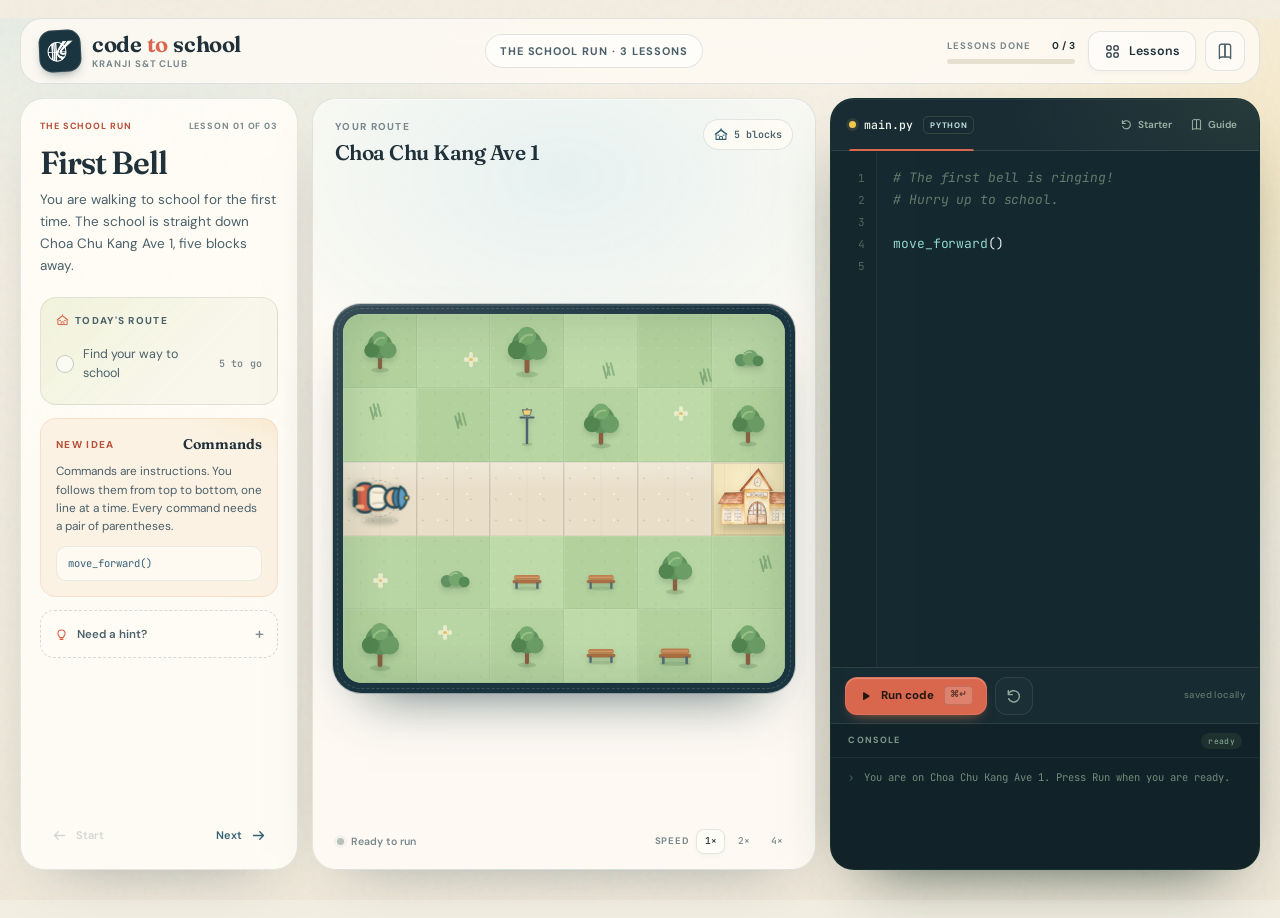
<file: science-and-technology/codetheschool/index.html>
<!doctype html>
<html lang="en">
<head>
  <meta charset="utf-8">
  <meta name="viewport" content="width=device-width, initial-scale=1">
  <meta name="theme-color" content="#f4eedf">
  <title>Code to School</title>
  <link rel="icon" href="data:image/svg+xml,%3Csvg xmlns='http://www.w3.org/2000/svg' viewBox='0 0 64 64'%3E%3Crect width='64' height='64' rx='16' fill='%23294d58'/%3E%3Cpath d='M26 43h12l2-17H24l2 17Z' fill='%23f3c64e' stroke='%23f7e8c4' stroke-width='2.5' stroke-linejoin='round'/%3E%3Cpath d='M27 26a4 4 0 0 1 8 0' fill='none' stroke='%23f7e8c4' stroke-width='2.5'/%3E%3Ccircle cx='32' cy='45' r='3.5' fill='%23f7e8c4'/%3E%3Cpath d='M22 19l8-6 12 8' fill='none' stroke='%23d8674e' stroke-width='4' stroke-linecap='round' stroke-linejoin='round'/%3E%3C/svg%3E">
  <link rel="preconnect" href="https://fonts.googleapis.com">
  <link rel="preconnect" href="https://fonts.gstatic.com" crossorigin>
  <link href="https://fonts.googleapis.com/css2?family=DM+Sans:opsz,wght@9..40,400;9..40,500;9..40,600;9..40,700&family=Fraunces:opsz,wght@9..144,500;9..144,600;9..144,700&family=JetBrains+Mono:wght@400;500;600&display=swap" rel="stylesheet">
  <link rel="stylesheet" href="styles.css">
</head>
<body>
  <svg class="svg-sprite" xmlns="http://www.w3.org/2000/svg" aria-hidden="true">
    <symbol id="i-bell" viewBox="0 0 24 24">
      <path d="M7.4 17.2h9.2l-1.2-2.3v-3.1a3.4 3.4 0 0 0-6.8 0v3.1l-1.2 2.3Z" fill="none" stroke="currentColor" stroke-width="1.8" stroke-linejoin="round"/>
      <path d="M10.4 19.2a1.7 1.7 0 0 0 3.2 0M12 5.8V3.8" fill="none" stroke="currentColor" stroke-width="1.8" stroke-linecap="round"/>
    </symbol>
    <symbol id="i-school" viewBox="0 0 24 24">
      <path d="M3.5 10.2 12 4l8.5 6.2v9.3h-17v-9.3Z" fill="none" stroke="currentColor" stroke-width="1.8" stroke-linejoin="round"/>
      <path d="M2 10.7 12 3l10 7.7" fill="none" stroke="currentColor" stroke-width="1.8" stroke-linecap="round" stroke-linejoin="round"/>
      <path d="M9.5 19.5v-5h5v5M6.4 12.2h2.2M15.4 12.2h2.2" fill="none" stroke="currentColor" stroke-width="1.6" stroke-linecap="round" stroke-linejoin="round"/>
      <path d="M12 3V1.2" fill="none" stroke="currentColor" stroke-width="1.6" stroke-linecap="round"/>
    </symbol>
    <symbol id="i-grid" viewBox="0 0 24 24">
      <rect x="4" y="4" width="6" height="6" rx="1.6" fill="none" stroke="currentColor" stroke-width="1.8"/>
      <rect x="14" y="4" width="6" height="6" rx="1.6" fill="none" stroke="currentColor" stroke-width="1.8"/>
      <rect x="4" y="14" width="6" height="6" rx="1.6" fill="none" stroke="currentColor" stroke-width="1.8"/>
      <rect x="14" y="14" width="6" height="6" rx="1.6" fill="none" stroke="currentColor" stroke-width="1.8"/>
    </symbol>
    <symbol id="i-book" viewBox="0 0 24 24">
      <path d="M4.5 5.5A2.5 2.5 0 0 1 7 3h5v17H7a2.5 2.5 0 0 0-2.5 2V5.5Z" fill="none" stroke="currentColor" stroke-width="1.8" stroke-linejoin="round"/>
      <path d="M19.5 5.5A2.5 2.5 0 0 0 17 3h-5v17h5a2.5 2.5 0 0 1 2.5 2V5.5Z" fill="none" stroke="currentColor" stroke-width="1.8" stroke-linejoin="round"/>
    </symbol>
    <symbol id="i-play" viewBox="0 0 24 24">
      <path d="m8.5 5.7 9.2 5.6c.7.4.7 1.4 0 1.8l-9.2 5.6c-.7.4-1.5-.1-1.5-.9V6.6c0-.8.8-1.3 1.5-.9Z" fill="currentColor"/>
    </symbol>
    <symbol id="i-stop" viewBox="0 0 24 24">
      <rect x="6.5" y="6.5" width="11" height="11" rx="2.2" fill="currentColor"/>
    </symbol>
    <symbol id="i-reset" viewBox="0 0 24 24">
      <path d="M5 9a7.5 7.5 0 1 1-.2 6.5" fill="none" stroke="currentColor" stroke-width="1.9" stroke-linecap="round"/>
      <path d="M4.4 4.8v5.4h5.4" fill="none" stroke="currentColor" stroke-width="1.9" stroke-linecap="round" stroke-linejoin="round"/>
    </symbol>
    <symbol id="i-bulb" viewBox="0 0 24 24">
      <path d="M8.4 15.2c-1.3-1.2-2.1-2.9-2.1-4.7a5.7 5.7 0 0 1 11.4 0c0 1.8-.8 3.5-2.1 4.7-.6.5-.9 1.1-.9 1.8H9.3c0-.7-.3-1.3-.9-1.8Z" fill="none" stroke="currentColor" stroke-width="1.8" stroke-linejoin="round"/>
      <path d="M9.6 20h4.8M10.2 17.4h3.6" fill="none" stroke="currentColor" stroke-width="1.8" stroke-linecap="round"/>
    </symbol>
    <symbol id="i-check" viewBox="0 0 24 24">
      <path d="m5.5 12.5 4.1 4.1 8.9-9.3" fill="none" stroke="currentColor" stroke-width="2.2" stroke-linecap="round" stroke-linejoin="round"/>
    </symbol>
    <symbol id="i-arrow-left" viewBox="0 0 24 24">
      <path d="M19 12H5m0 0 5.2-5.2M5 12l5.2 5.2" fill="none" stroke="currentColor" stroke-width="1.9" stroke-linecap="round" stroke-linejoin="round"/>
    </symbol>
    <symbol id="i-arrow-right" viewBox="0 0 24 24">
      <path d="M5 12h14m0 0-5.2-5.2M19 12l-5.2 5.2" fill="none" stroke="currentColor" stroke-width="1.9" stroke-linecap="round" stroke-linejoin="round"/>
    </symbol>
    <symbol id="i-close" viewBox="0 0 24 24">
      <path d="m6 6 12 12M18 6 6 18" fill="none" stroke="currentColor" stroke-width="2" stroke-linecap="round"/>
    </symbol>
    <symbol id="i-spark" viewBox="0 0 24 24">
      <path d="M12 3.2 13.8 9l5.8 1.8-5.8 1.9L12 18.4l-1.8-5.7L4.4 10.8 10.2 9 12 3.2Z" fill="currentColor"/>
    </symbol>
    <symbol id="i-code" viewBox="0 0 24 24">
      <path d="m8.5 8.5-4 3.5 4 3.5M15.5 8.5l4 3.5-4 3.5M13.5 5l-3 14" fill="none" stroke="currentColor" stroke-width="1.8" stroke-linecap="round" stroke-linejoin="round"/>
    </symbol>
  </svg>

  <header class="topbar">
    <button class="brand" id="brandBtn" type="button" aria-label="Go to the first lesson">
		<span class="brand-mark">
		  <img src="./assets/kranji-logo.png" width="30" height="21.27">
		</span>
		<span class="brand-copy">
        <span class="brand-name">code <em>to</em> school</span>
        <span class="brand-tagline">Kranji S&T Club</span>
      </span>
    </button>

    <div class="chapter-pill" id="chapterPill">The School Run · 3 lessons</div>

    <div class="topbar-actions">
      <div class="progress-cluster" aria-label="Learning progress">
        <div class="progress-copy"><span>Lessons done</span><strong id="progressText">0 / 3</strong></div>
        <div class="progress-track" role="progressbar" aria-label="Lessons done" aria-valuemin="0" aria-valuemax="100" aria-valuenow="0"><span id="progressBar"></span></div>
      </div>
      <button class="btn btn-ghost" id="missionsBtn" type="button" aria-label="Lessons">
        <svg viewBox="0 0 24 24" aria-hidden="true"><use href="#i-grid"/></svg>
        <span>Lessons</span>
      </button>
      <button class="icon-btn" id="guideBtn" type="button" aria-label="Open the pocket guide" title="Pocket guide">
        <svg viewBox="0 0 24 24" aria-hidden="true"><use href="#i-book"/></svg>
      </button>
    </div>
  </header>

  <main class="workspace">
    <aside class="panel mission-panel" aria-labelledby="missionTitle">
      <div class="mission-meta">
        <span class="eyebrow" id="missionChapter">The school run</span>
        <span class="mission-index" id="missionIndex">Lesson 01 of 03</span>
      </div>
      <h1 id="missionTitle">First Bell</h1>
      <p class="mission-intro" id="missionIntro"></p>

      <div class="goal-card">
        <div class="section-label"><svg viewBox="0 0 24 24"><use href="#i-school"/></svg> Today's route</div>
        <div class="goal-row" id="goalSchool">
          <span class="goal-check"></span>
          <span class="goal-text">Find your way to school</span>
          <span class="goal-count" id="goalSchoolCount">5 to go</span>
        </div>
      </div>

      <div class="concept-card">
        <div class="concept-head">
          <span class="section-label">New idea</span>
          <span class="concept-name" id="conceptTitle">Commands</span>
        </div>
        <p id="conceptDescription"></p>
        <pre class="concept-snippet" id="conceptSnippet"></pre>
      </div>

      <div class="hint-box">
        <button class="hint-toggle" id="hintBtn" type="button" aria-expanded="false" aria-controls="hintBody">
          <svg viewBox="0 0 24 24" aria-hidden="true"><use href="#i-bulb"/></svg>
          <span>Need a hint?</span>
          <span class="hint-plus" aria-hidden="true">+</span>
        </button>
        <div class="hint-body" id="hintBody" hidden><p id="hintText"></p></div>
      </div>

      <div class="mission-nav">
        <button class="btn btn-quiet" id="prevBtn" type="button">
          <svg viewBox="0 0 24 24" aria-hidden="true"><use href="#i-arrow-left"/></svg>
          <span>Back</span>
        </button>
        <button class="btn btn-quiet next-mission" id="nextBtn" type="button">
          <span>Next</span>
          <svg viewBox="0 0 24 24" aria-hidden="true"><use href="#i-arrow-right"/></svg>
        </button>
      </div>
    </aside>

    <section class="panel stage-panel" aria-label="Your school route">
      <header class="stage-head">
        <div>
          <span class="stage-kicker">Your route</span>
          <h2 id="fieldName">Maple Street</h2>
        </div>
        <div class="stage-stats">
          <div class="stat-chip school-chip" id="schoolChip" title="Distance to school">
            <svg viewBox="0 0 24 24" aria-hidden="true"><use href="#i-school"/></svg>
            <span id="schoolStat">5 blocks</span>
          </div>
        </div>
      </header>

      <div class="stage-body">
        <div class="field-frame">
          <div class="field-board" id="board">
            <div class="board-grid" id="boardGrid" aria-hidden="true"></div>
            <div class="milo" id="milo" aria-label="You, a student walking to school">
              <span class="milo-shadow"></span>
              <div class="milo-rotor" id="miloRotor">
                <svg viewBox="0 0 40 46" aria-hidden="true">
                  <rect x="9" y="28" width="22" height="13" rx="5.4" fill="#d8674e" stroke="#294d58" stroke-width="2" stroke-linejoin="round"/>
                  <path d="M12.5 31.5h15M15 38.5h10" fill="none" stroke="#a94839" stroke-width="1.3" stroke-linecap="round" opacity=".75"/>
                  <path d="M11.2 21.2v7M28.8 21.2v7" fill="none" stroke="#f2b98d" stroke-width="3.4" stroke-linecap="round"/>
                  <rect x="11" y="18" width="18" height="14" rx="5.6" fill="#f7f1de" stroke="#294d58" stroke-width="2" stroke-linejoin="round"/>
                  <path d="M15.6 18.5c.9 3.4.9 6.7 0 10M24.4 18.5c-.9 3.4-.9 6.7 0 10" fill="none" stroke="#d7cbb5" stroke-width="1.3" stroke-linecap="round"/>
                  <path d="M14.2 42.3h4.6M21.2 42.3h4.6" stroke="#294d58" stroke-width="3" stroke-linecap="round"/>
                  <circle cx="20" cy="12" r="7.3" fill="#f2b98d" stroke="#294d58" stroke-width="2"/>
                  <path d="M12.9 11.2a7.1 7.1 0 0 1 14.2 0c-2.2 1.4-4.6 2.1-7.1 2.1s-4.9-.7-7.1-2.1Z" fill="#4f86a8" stroke="#294d58" stroke-width="1.5" stroke-linejoin="round"/>
                  <path d="M11.4 7.6c1.6-3 4.6-4.8 8.6-4.8s7 1.8 8.6 4.8c-2.6 1.2-5.5 1.8-8.6 1.8s-6-.6-8.6-1.8Z" fill="#5f9cc0" stroke="#294d58" stroke-width="1.8" stroke-linejoin="round"/>
                  <circle cx="20" cy="2.7" r="1.7" fill="#f3c64e" stroke="#294d58" stroke-width="1"/>
                  <path d="M13.2 40v-3.6M26.8 40v-3.6" stroke="#f2b98d" stroke-width="3.2" stroke-linecap="round"/>
                </svg>
              </div>
            </div>
            <div class="speech-bubble" id="speechBubble" hidden></div>
            <div class="effects-layer" id="effects" aria-hidden="true"></div>
          </div>
        </div>

        <div class="stage-foot">
          <div class="run-status">
            <span class="status-dot" id="statusDot"></span>
            <span id="runStatus">Ready to run</span>
          </div>
          <div class="speed-switch" role="group" aria-label="Animation speed">
            <span>Speed</span>
            <button type="button" data-speed="1.3" class="is-active">1×</button>
            <button type="button" data-speed="0.78">2×</button>
            <button type="button" data-speed="0.45">4×</button>
          </div>
        </div>
      </div>
    </section>

    <section class="panel code-panel" aria-label="Code editor">
      <header class="code-head">
        <div class="file-tab">
          <span class="file-dot"></span>
          <span>main.py</span>
          <span class="python-tag">Python</span>
        </div>
        <div class="code-tools">
          <button class="text-btn" id="starterBtn" type="button" title="Restore the starter code">
            <svg viewBox="0 0 24 24" aria-hidden="true"><use href="#i-reset"/></svg>
            <span>Starter</span>
          </button>
          <button class="text-btn" id="guideBtn2" type="button">
            <svg viewBox="0 0 24 24" aria-hidden="true"><use href="#i-book"/></svg>
            <span>Guide</span>
          </button>
        </div>
      </header>

      <div class="editor-shell">
        <div class="editor-gutter">
          <div class="line-numbers" id="lineNumbers">1</div>
        </div>
        <div class="editor-main">
          <pre class="highlight" id="highlight" aria-hidden="true"><code></code></pre>
          <textarea id="editor" class="editor" spellcheck="false" wrap="off" autocapitalize="off" autocomplete="off" autocorrect="off" aria-label="Python code editor"></textarea>
        </div>
      </div>

      <div class="run-row">
        <button class="btn btn-run" id="runBtn" type="button">
          <svg viewBox="0 0 24 24" aria-hidden="true"><use href="#i-play"/></svg>
          <span>Run code</span>
          <kbd>⌘↵</kbd>
        </button>
        <button class="icon-btn reset-button" id="resetBtn" type="button" title="Reset You to the start" aria-label="Reset You to the start">
          <svg viewBox="0 0 24 24" aria-hidden="true"><use href="#i-reset"/></svg>
        </button>
        <span class="save-note" id="saveNote">saved locally</span>
      </div>

      <div class="console">
        <div class="console-head">
          <span>Console</span>
          <span class="console-status" id="consoleStatus">ready</span>
        </div>
        <div class="console-body" id="consoleBody" role="log" aria-live="polite"></div>
      </div>
    </section>
  </main>

  <!-- Missions -->
  <div class="modal" id="missionsModal" hidden>
    <div class="modal-backdrop" data-close="missionsModal"></div>
    <section class="modal-card missions-card" role="dialog" aria-modal="true" aria-labelledby="missionsTitle">
      <header class="modal-head">
        <div>
          <span class="eyebrow">The school run</span>
          <h2 id="missionsTitle">Choose a lesson</h2>
        </div>
        <button class="icon-btn modal-close" type="button" data-close="missionsModal" aria-label="Close lessons">
          <svg viewBox="0 0 24 24" aria-hidden="true"><use href="#i-close"/></svg>
        </button>
      </header>
      <div class="missions-list" id="missionsList"></div>
      <footer class="modal-foot">
        <span id="missionsProgress">0 of 3 lessons complete</span>
        <button class="link-btn" type="button" id="resetProgressBtn">Reset progress</button>
      </footer>
    </section>
  </div>

  <!-- Pocket guide -->
  <div class="modal" id="guideModal" hidden>
    <div class="modal-backdrop" data-close="guideModal"></div>
    <section class="modal-card guide-card" role="dialog" aria-modal="true" aria-labelledby="guideTitle">
      <header class="modal-head">
        <div>
          <span class="eyebrow">Pocket reference</span>
          <h2 id="guideTitle">The pocket guide</h2>
        </div>
        <button class="icon-btn modal-close" type="button" data-close="guideModal" aria-label="Close pocket guide">
          <svg viewBox="0 0 24 24" aria-hidden="true"><use href="#i-close"/></svg>
        </button>
      </header>
      <div class="guide-body">
        <section class="guide-section">
          <h3>Your commands</h3>
          <div class="command-grid">
            <div class="command"><code>move_forward()</code><span>Walk one block forward.</span></div>
            <div class="command"><code>turn_left()</code><span>Turn 90° left.</span></div>
            <div class="command"><code>turn_right()</code><span>Turn 90° right.</span></div>
            <div class="command"><code>say("hello")</code><span>Show a little message.</span></div>
            <div class="command"><code>print(value)</code><span>Write a value to the console.</span></div>
          </div>
        </section>
        <section class="guide-section">
          <h3>Python patterns</h3>
          <div class="pattern-list">
            <div class="pattern">
              <div class="pattern-head"><span>Repeat steps</span><span class="pattern-tag">for</span></div>
              <pre><code>for i in range(8):
    move_forward()</code></pre>
            </div>
            <div class="pattern">
              <div class="pattern-head"><span>Turn, then walk</span><span class="pattern-tag">order</span></div>
              <pre><code>turn_left()
move_forward()
move_forward()</code></pre>
            </div>
          </div>
        </section>
        <aside class="guide-tip">
          <svg viewBox="0 0 24 24" aria-hidden="true"><use href="#i-bulb"/></svg>
          <p><strong>Small Python rules:</strong> commands need parentheses, indented loop steps use four spaces, comments start with <code>#</code>, and there are no semicolons. <code>range(8)</code> repeats a step eight times. You understand a friendly subset of Python.</p>
        </aside>
      </div>
    </section>
  </div>

  <!-- Success -->
  <div class="modal" id="successModal" hidden>
    <div class="modal-backdrop" data-close="successModal"></div>
    <section class="modal-card success-card" role="dialog" aria-modal="true" aria-labelledby="successTitle">
      <div class="confetti-layer" id="confetti" aria-hidden="true"></div>
      <div class="success-badge"><svg viewBox="0 0 24 24" aria-hidden="true"><use href="#i-school"/></svg></div>
      <span class="eyebrow" id="successEyebrow">Lesson cleared</span>
      <h2 id="successTitle">Right on time.</h2>
      <p class="success-copy" id="successText"></p>
      <div class="success-stats">
        <div><strong id="successBlocks">5</strong><span>blocks</span></div>
        <div><strong id="successActions">6</strong><span>actions</span></div>
        <div><strong id="successConcept">Commands</strong><span>idea used</span></div>
      </div>
      <div class="success-actions">
        <button class="btn btn-primary" id="successNextBtn" type="button">Next lesson <svg viewBox="0 0 24 24" aria-hidden="true"><use href="#i-arrow-right"/></svg></button>
        <button class="btn btn-quiet" id="successStayBtn" type="button">Stay here</button>
      </div>
      <span class="success-footnote" id="successFootnote"></span>
    </section>
  </div>

  <div class="toast" id="toast" role="status" aria-live="polite" hidden></div>

  <noscript>
    <div class="noscript">This little school run needs JavaScript to work. Please enable it and reload the page.</div>
  </noscript>

  <script src="js/levels.js"></script>
  <script src="js/engine.js"></script>
  <script src="js/app.js"></script>
</body>
</html>
</file>
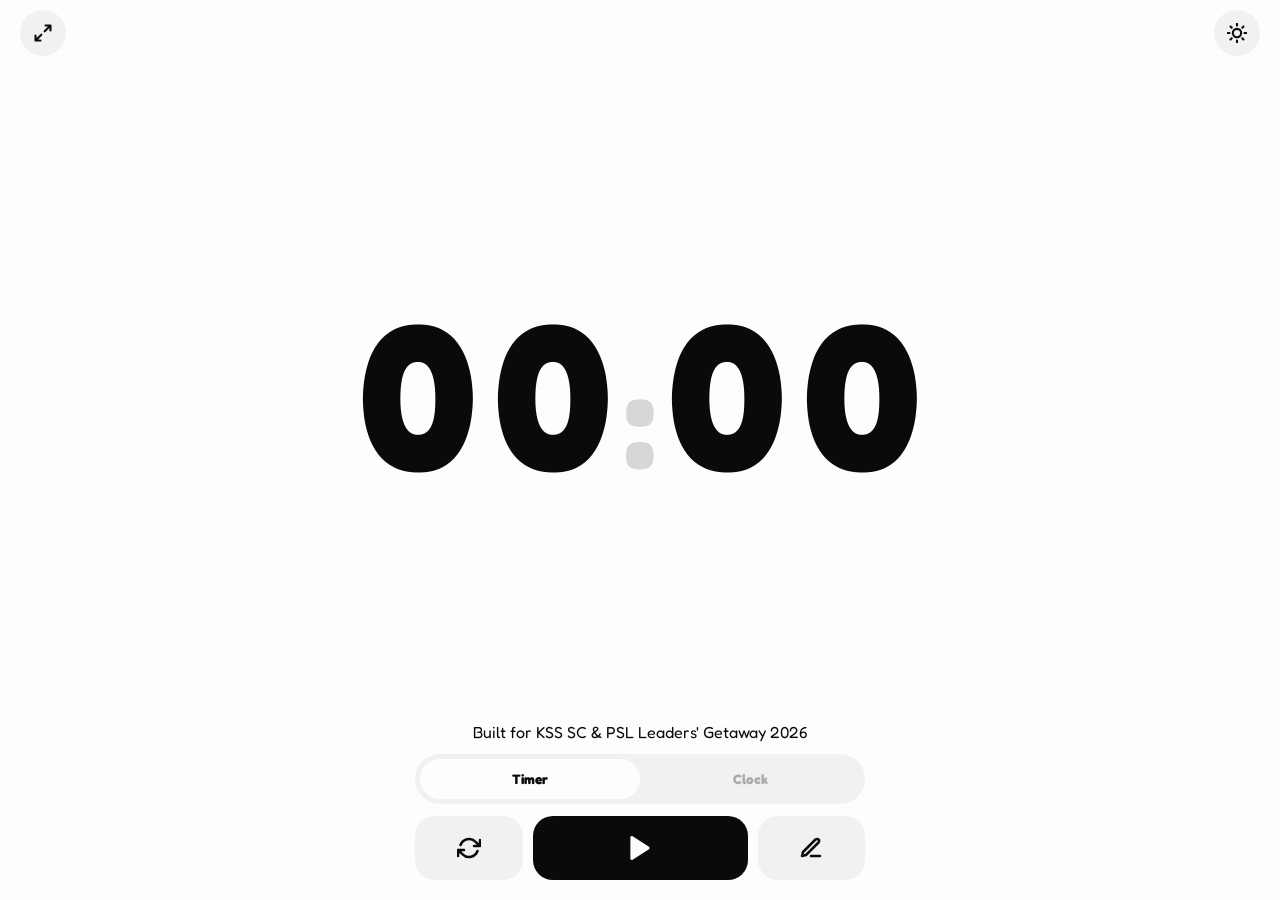
<file: student-council/getaway-2026/timer.html>
<!DOCTYPE html>
<html lang="en" data-theme="dark">
<head>
    <meta charset="UTF-8">
    <meta name="viewport" content="width=device-width, initial-scale=1.0, viewport-fit=cover, user-scalable=no">
    <title>Getaway Timer</title>
    
    <script>
        const savedTheme = localStorage.getItem('theme') || 'light';
        document.documentElement.setAttribute('data-theme', savedTheme);
    </script>

    <style>
        @import url('https://fonts.googleapis.com/css2?family=Fredoka:wght@500;600;700&display=swap');
        
        :root {
            --bg: #fdfdfd; --text: #0a0a0c; --card: #f1f1f4; --sep-color: rgba(0,0,0,0.15);
            --digit-size: clamp(60px, 16vw, 30vh);
            --ease: cubic-bezier(0.34, 1.56, 0.64, 1);
        }

        [data-theme="dark"] { --bg: #08080a; --text: #ffffff; --card: #16161a; --sep-color: rgba(255,255,255,0.2); }
        [data-theme="amoled"] { --bg: #000000; --text: #ffffff; --card: #111114; --sep-color: rgba(255,255,255,0.3); }

        * { 
            margin: 0; padding: 0; box-sizing: border-box; 
            -webkit-font-smoothing: antialiased; font-family: 'Fredoka', sans-serif; 
            -webkit-tap-highlight-color: transparent; 
            user-select: none; outline: none; touch-action: manipulation;
        }

        body {
            background: var(--bg); color: var(--text); 
            height: 100dvh; display: flex; flex-direction: column; overflow: hidden;
            transition: background 0.4s ease, color 0.4s ease;
            padding: env(safe-area-inset-top) 10px env(safe-area-inset-bottom);
        }

        /* UI ELEMENTS */
        .top-nav { height: 65px; display: flex; justify-content: space-between; align-items: center; z-index: 1000; flex-shrink: 0; padding: 0 10px; }
        .icon-btn { width: 46px; height: 46px; border-radius: 50%; border: none; background: var(--card); color: var(--text); display: flex; align-items: center; justify-content: center; cursor: pointer; transition: 0.2s; }
        .icon-btn:active { transform: scale(0.9); }

        /* CLOCK AREA */
        .stage { flex: 1; display: flex; align-items: center; justify-content: center; overflow: hidden; width: 100%; cursor: pointer; }
        .time-row { display: flex; align-items: baseline; justify-content: center; gap: 0.6vw; width: fit-content; max-width: 100%; pointer-events: none; }
        .digit-box { height: var(--digit-size); width: calc(var(--digit-size) * 0.62); overflow: hidden; display: flex; justify-content: center; align-items: center; }
        .digit { font-size: var(--digit-size); font-weight: 700; line-height: 1; transition: transform 0.4s var(--ease), opacity 0.2s; }
        .separator { font-size: calc(var(--digit-size) * 0.7); color: var(--sep-color); font-weight: 700; line-height: 1; }
        
        .sec-group { display: none; align-items: baseline; opacity: 0.5; }
        .sec-group .digit-box { height: calc(var(--digit-size) * 0.6); width: calc(var(--digit-size) * 0.38); }
        .sec-group .digit { font-size: calc(var(--digit-size) * 0.6); }

        /* LANDSCAPE MODE (AUTO FULLSCREEN VIEW) */
        @media (orientation: landscape) and (max-height: 500px) {
            body.has-seconds { --digit-size: 52vh; }
            body:not(.has-seconds) { --digit-size: 75vh; }
            .top-nav, .dock { display: none !important; }
            body { padding: 0; }
        }

        body.has-seconds { --digit-size: clamp(50px, 13vw, 25vh); }
        body.has-ampm { --digit-size: clamp(50px, 14vw, 28vh); }
        #ampm { font-size: clamp(0.9rem, 3.5vw, 1.5rem); font-weight: 700; color: var(--sep-color); margin-left: 8px; }

        /* DOCK */
        .dock { width: 100%; max-width: 450px; margin: 0 auto; display: flex; flex-direction: column; gap: 12px; flex-shrink: 0; padding-bottom: 20px; }
        .segmented { background: var(--card); padding: 5px; border-radius: 100px; display: flex; }
        .seg-btn { flex: 1; border: none; background: transparent; color: var(--text); padding: 12px; border-radius: 100px; font-weight: 700; opacity: 0.3; font-size: 0.85rem; cursor: pointer; transition: 0.2s; }
        .seg-btn.active { background: var(--bg); opacity: 1; }
        .btn-row { display: flex; gap: 10px; }
        .btn { background: var(--card); color: var(--text); border: none; height: 64px; border-radius: 20px; display: flex; align-items: center; justify-content: center; flex: 1; cursor: pointer; transition: 0.2s; }
        .btn-main { flex: 2; background: var(--text); color: var(--bg); }

        /* OVERLAYS */
        .overlay { position: fixed; inset: 0; background: var(--bg); display: none; z-index: 3000; flex-direction: column; animation: fadeIn 0.3s ease; }
        .overlay-close { position: absolute; top: 20px; left: 20px; z-index: 3001; }
        .overlay-content { flex: 1; display: flex; flex-direction: column; align-items: center; justify-content: center; padding: 30px; }
        .counter-group { background: var(--card); padding: 25px 35px; border-radius: 35px; display: flex; align-items: center; gap: 15px; }
        .timer-input { background: transparent; border: none; color: var(--text); font-size: 4rem; font-weight: 700; width: 2.2ch; text-align: center; }
        .step-btn { width: 52px; height: 52px; border: none; background: var(--bg); color: var(--text); border-radius: 18px; font-size: 1.4rem; cursor: pointer; touch-action: none; }
        .confirm-btn { width: 100%; max-width: 300px; padding: 18px; border-radius: 100px; border: none; background: var(--text); color: var(--bg); font-weight: 700; margin-top: 40px; cursor: pointer; }

        /* SETTINGS */
        .setting-item { width: 100%; max-width: 360px; display: flex; justify-content: space-between; align-items: center; background: var(--card); padding: 20px 24px; border-radius: 24px; margin-bottom: 10px; }
        .toggle { width: 48px; height: 26px; position: relative; }
        .toggle input { opacity: 0; width: 0; }
        .slider { position: absolute; inset: 0; background: rgba(128,128,128,0.2); border-radius: 34px; transition: 0.3s; cursor: pointer; }
        .slider:before { position: absolute; content: ""; height: 20px; width: 20px; left: 3px; bottom: 3px; background: #fff; border-radius: 50%; transition: 0.3s; }
        input:checked + .slider { background: #34c759; }
        input:checked + .slider:before { transform: translateX(22px); }

        #toast { position: fixed; top: 30px; left: 50%; transform: translate(-50%, -20px); background: var(--text); color: var(--bg); padding: 12px 24px; border-radius: 100px; font-weight: 700; opacity: 0; transition: 0.4s var(--ease); z-index: 5000; font-size: 0.85rem; pointer-events: none; }
        #toast.show { opacity: 1; transform: translate(-50%, 0); }

        @keyframes fadeIn { from { opacity: 0; } to { opacity: 1; } }
        svg { fill: none; stroke: currentColor; stroke-width: 2.5; stroke-linecap: round; stroke-linejoin: round; pointer-events: none; }
    </style>
</head>
<body onclick="handleGlobalClick(event)">

    <div id="toast">THEME UPDATED</div>

    <nav class="top-nav">
        <button class="icon-btn" onclick="toggleFS()"><svg width="20" height="20" viewBox="0 0 24 24"><path d="M15 3h6v6M9 21H3v-6M21 3l-7 7M3 21l7-7"/></svg></button>
        <div style="display:flex; gap:10px;">
            <button class="icon-btn" id="gear-btn" onclick="openModal('settings-panel')"><svg width="20" height="20" viewBox="0 0 24 24"><circle cx="12" cy="12" r="3"/><path d="M19.4 15a1.65 1.65 0 0 0 .33 1.82l.06.06a2 2 0 0 1 0 2.83 2 2 0 0 1-2.83 0l-.06-.06a1.65 1.65 0 0 0-1.82-.33 1.65 1.65 0 0 0-1 1.51V21a2 2 0 0 1-2 2 2 2 0 0 1-2-2v-.09A1.65 1.65 0 0 0 9 19.4a1.65 1.65 0 0 0-1.82.33l-.06.06a2 2 0 0 1-2.83 0 2 2 0 0 1 0-2.83l.06-.06a1.65 1.65 0 0 0 .33-1.82 1.65 1.65 0 0 0-1.51-1H3a2 2 0 0 1-2-2 2 2 0 0 1 2-2h.09A1.65 1.65 0 0 0 4.6 9a1.65 1.65 0 0 0-.33-1.82l-.06-.06a2 2 0 0 1 0-2.83 2 2 0 0 1 2.83 0l.06.06a1.65 1.65 0 0 0 1.82.33H9a1.65 1.65 0 0 0 1-1.51V3a2 2 0 0 1 2-2 2 2 0 0 1 2 2v.09a1.65 1.65 0 0 0 1 1.51 1.65 1.65 0 0 0 1.82-.33l.06-.06a2 2 0 0 1 2.83 0 2 2 0 0 1 0 2.83l-.06.06a1.65 1.65 0 0 0-.33 1.82V9a1.65 1.65 0 0 0 1.51 1H21a2 2 0 0 1 2 2 2 2 0 0 1-2 2h-.09a1.65 1.65 0 0 0-1.51 1z"/></svg></button>
            <button class="icon-btn" onclick="toggleTheme()"><svg width="20" height="20" viewBox="0 0 24 24"><circle cx="12" cy="12" r="5"/><path d="M12 1v2M12 21v2M4.22 4.22l1.42 1.42M18.36 18.36l1.42 1.42M1 12h2M21 12h2M4.22 19.78l1.42-1.42M18.36 5.64l1.42-1.42"/></svg></button>
        </div>
    </nav>

    <main class="stage" id="main-stage">
        <div class="time-row">
            <div class="digit-box"><span class="digit" id="d1">0</span></div>
            <div class="digit-box"><span class="digit" id="d2">0</span></div>
            <div class="separator">:</div>
            <div class="digit-box"><span class="digit" id="d3">0</span></div>
            <div class="digit-box"><span class="digit" id="d4">0</span></div>
            <div id="c-sec" class="sec-group"><div class="separator">:</div><div class="digit-box"><span class="digit" id="d5">0</span></div><div class="digit-box"><span class="digit" id="d6">0</span></div></div>
            <div id="p-sec" class="sec-group"><div class="separator">:</div><div class="digit-box"><span class="digit" id="sd1">0</span></div><div class="digit-box"><span class="digit" id="sd2">0</span></div></div>
            <div id="ampm" style="display:none">AM</div>
        </div>
    </main>

    <footer class="dock">
		<div style="text-align: center";>
			<p>Built for KSS SC & PSL Leaders' Getaway 2026</p>
		</div>
        <div class="segmented">
            <button class="seg-btn active" id="t-tab" onclick="setMode('timer')">Timer</button>
            <button class="seg-btn" id="c-tab" onclick="setMode('clock')">Clock</button>
        </div>
        <div class="btn-row" id="timer-ctrl">
            <button class="btn" onclick="resetTimer()"><svg width="24" height="24" viewBox="0 0 24 24"><path d="M23 4v6h-6M1 20v-6h6M3.51 9a9 9 0 0114.85-3.36L23 10M1 14l4.64 4.36A9 9 0 0020.49 15"/></svg></button>
            <button class="btn btn-main" onclick="toggleTimer()" id="play-btn"><svg width="28" height="28" viewBox="0 0 24 24" id="play-icon"><path d="M5 3l14 9-14 9V3z" fill="currentColor"/></svg></button>
            <button class="btn" onclick="openModal('edit-panel')"><svg width="24" height="24" viewBox="0 0 24 24"><path d="M12 20h9M16.5 3.5a2.121 2.121 0 0 1 3 3L7 19l-4 1 1-4L16.5 3.5z"/></svg></button>
        </div>
    </footer>

    <div id="edit-panel" class="overlay">
        <button class="icon-btn overlay-close" onclick="closeModal('edit-panel')"><svg width="20" height="20" viewBox="0 0 24 24"><path d="M18 6L6 18M6 6l12 12"/></svg></button>
        <div class="overlay-content">
            <div class="counter-group">
                <div style="display:flex; flex-direction:column; align-items:center; gap:14px;">
                    <button class="step-btn" onpointerdown="hold(event, 'h-in', 1)" onpointerup="stopHold()" onpointerleave="stopHold()">+</button>
                    <input type="number" id="h-in" class="timer-input" value="0">
                    <button class="step-btn" onpointerdown="hold(event, 'h-in', -1)" onpointerup="stopHold()" onpointerleave="stopHold()">−</button>
                </div>
                <div class="separator" style="opacity:0.5;">:</div>
                <div style="display:flex; flex-direction:column; align-items:center; gap:14px;">
                    <button class="step-btn" onpointerdown="hold(event, 'm-in', 1)" onpointerup="stopHold()" onpointerleave="stopHold()">+</button>
                    <input type="number" id="m-in" class="timer-input" value="0">
                    <button class="step-btn" onpointerdown="hold(event, 'm-in', -1)" onpointerup="stopHold()" onpointerleave="stopHold()">−</button>
                </div>
                <div class="separator" style="opacity:0.5;">:</div>
                <div style="display:flex; flex-direction:column; align-items:center; gap:14px;">
                    <button class="step-btn" onpointerdown="hold(event, 's-in', 1)" onpointerup="stopHold()" onpointerleave="stopHold()">+</button>
                    <input type="number" id="s-in" class="timer-input" value="0">
                    <button class="step-btn" onpointerdown="hold(event, 's-in', -1)" onpointerup="stopHold()" onpointerleave="stopHold()">−</button>
                </div>
            </div>
            <button class="confirm-btn" onclick="saveEdit()">Apply Changes</button>
        </div>
    </div>

    <div id="settings-panel" class="overlay">
        <button class="icon-btn overlay-close" onclick="closeModal('settings-panel')"><svg width="20" height="20" viewBox="0 0 24 24"><path d="M18 6L6 18M6 6l12 12"/></svg></button>
        <div class="overlay-content">
            <div class="setting-item"><b>Show Seconds</b><label class="toggle"><input type="checkbox" id="tog-sec" onchange="syncPrefs()"><span class="slider"></span></label></div>
            <div class="setting-item"><b>Show AM/PM</b><label class="toggle"><input type="checkbox" id="tog-ampm" onchange="syncPrefs()"><span class="slider"></span></label></div>
            <button class="confirm-btn" onclick="closeModal('settings-panel')">Done</button>
        </div>
    </div>

    <script>
        let app = { timer: 0, mode: 'timer', left: 0, active: false, s_sec: true, s_ampm: false, h_int: null };
        const chime = new Audio('https://actions.google.com/sounds/v1/alarms/beep_short.ogg');

        window.onload = () => {
            app.s_sec = localStorage.getItem('s_sec') !== 'false';
            app.s_ampm = localStorage.getItem('s_ampm') === 'true';
            document.getElementById('tog-sec').checked = app.s_sec;
            document.getElementById('tog-ampm').checked = app.s_ampm;
            setMode('timer');
            setInterval(tick, 1000);
        };

        function handleGlobalClick(e) {
           
            if (e.target.closest('.stage')) {
                
                if (window.innerHeight < 500) {
                    toggleTimer();
                }
            }
        }

        function toggleFS() {
            if (!document.fullscreenElement) {
                document.documentElement.requestFullscreen().catch(()=>{});
            } else {
                document.exitFullscreen().catch(()=>{});
            }
        }

        function tick() {
            let h, m, s, isPomoHour = false;
            if (app.mode === 'clock') {
                const n = new Date(); h = n.getHours(); m = n.getMinutes(); s = n.getSeconds();
                document.getElementById('ampm').textContent = h >= 12 ? 'PM' : 'AM';
                document.getElementById('ampm').style.display = app.s_ampm ? 'block' : 'none';
                h = h % 12 || 12;
                document.getElementById('c-sec').style.display = app.s_sec ? 'flex' : 'none';
                document.getElementById('p-sec').style.display = 'none';
            } else {
                if (app.active && app.left > 0) {
                    app.left--;
                    if (app.left === 0) { 
                        app.active = false; updateIcon(); chime.play().catch(()=>{});
                        showToast("TIMER DONE!");
                    }
                }
                if (app.left >= 3600) { h = Math.floor(app.left/3600); m = Math.floor((app.left%3600)/60); isPomoHour=true; }
                else { h = Math.floor(app.left/60); m = app.left%60; }
                s = app.left % 60;
                document.getElementById('ampm').style.display = 'none';
                document.getElementById('c-sec').style.display = 'none';
                document.getElementById('p-sec').style.display = isPomoHour ? 'flex' : 'none';
            }
            updateScaling();
            render(h, m, s);
        }

        function updateScaling() {
            const isClock = app.mode === 'clock';
            const showSec = (isClock && app.s_sec) || (!isClock && app.left >= 3600);
            document.body.classList.toggle('has-seconds', showSec);
            document.body.classList.toggle('has-ampm', isClock && app.s_ampm);
        }

        function render(v1, v2, v3) {
            const vals = [Math.floor(v1/10), v1%10, Math.floor(v2/10), v2%10, Math.floor(v3/10), v3%10];
            const ids = ['d1', 'd2', 'd3', 'd4', 'd5', 'd6', 'sd1', 'sd2'];
            const map = [...vals, vals[4], vals[5]];
            ids.forEach((id, i) => {
                const el = document.getElementById(id);
                if (el && el.textContent != map[i]) {
                    el.style.transform = 'translateY(100%)'; el.style.opacity = '0';
                    setTimeout(() => {
                        el.textContent = map[i]; el.style.transition = 'none';
                        el.style.transform = 'translateY(-100%)'; el.offsetHeight; 
                        el.style.transition = 'transform 0.4s var(--ease), opacity 0.2s';
                        el.style.transform = 'translateY(0)'; el.style.opacity = '1';
                    }, 50);
                }
            });
        }

        function setMode(m) {
            app.mode = m; app.active = false;
            document.querySelectorAll('.seg-btn').forEach(b => b.classList.remove('active'));
            document.getElementById(m[0]+'-tab').classList.add('active');
            document.getElementById('gear-btn').style.visibility = (m==='clock') ? 'visible' : 'hidden';
            document.getElementById('timer-ctrl').style.visibility = (m==='clock') ? 'hidden' : 'visible';
            resetTimer();
        }

        function resetTimer() { app.left = app.timer; app.active = false; updateIcon(); tick(); }
        function toggleTimer() { app.active = !app.active; updateIcon(); }
        function updateIcon() { document.getElementById('play-icon').innerHTML = app.active ? '<path d="M6 4h4v16H6zM14 4h4v16h-4z" fill="currentColor"/>' : '<path d="M5 3l14 9-14 9V3z" fill="currentColor"/>'; }
        
        function openModal(id) { document.getElementById(id).style.display = 'flex'; }
        function closeModal(id) { document.getElementById(id).style.display = 'none'; }
        
        function saveEdit() {
            app.timer = (parseInt(document.getElementById('h-in').value) || 0) * 3600 + (parseInt(document.getElementById('m-in').value) || 0) * 60 + (parseInt(document.getElementById('s-in').value) || 0);
            closeModal('edit-panel'); resetTimer();
        }

        function hold(e, id, d) {
            clearInterval(app.h_int);
            const step = () => { let i = document.getElementById(id); i.value = Math.max(0, parseInt(i.value)+d); };
            step(); app.h_int = setInterval(step, 150);
        }
        function stopHold() { clearInterval(app.h_int); }

        function syncPrefs() {
            app.s_sec = document.getElementById('tog-sec').checked;
            app.s_ampm = document.getElementById('tog-ampm').checked;
            localStorage.setItem('s_sec', app.s_sec);
            localStorage.setItem('s_ampm', app.s_ampm);
        }

        function toggleTheme() {
            const themes = ['light', 'dark', 'amoled'];
            const cur = document.documentElement.getAttribute('data-theme');
            const next = themes[(themes.indexOf(cur) + 1) % themes.length];
            document.documentElement.setAttribute('data-theme', next);
            localStorage.setItem('theme', next);
            showToast(`${next.toUpperCase()} THEME`);
        }

        function showToast(m) {
            const t = document.getElementById('toast'); t.textContent = m;
            t.classList.add('show'); setTimeout(()=>t.classList.remove('show'), 2000);
        }
    </script>
</body>
</html>
</file>
<file: science-and-technology/codetheschool/styles.css>
/* Code to Class — visual system */
:root {
  --cream: #f3eee2;
  --paper: #fffcf5;
  --paper-warm: #fbf4e6;
  --ink: #20313a;
  --ink-soft: #4b6069;
  --muted: #7b898e;
  --line: rgba(32, 67, 78, 0.13);
  --line-strong: rgba(32, 67, 78, 0.22);
  --green: #335f73;
  --green-deep: #1b3540;
  --lime: #bfe1df;
  --lime-soft: #e2f1eb;
  --orange: #d8674e;
  --orange-deep: #b94f38;
  --gold: #f3c64e;
  --sky: #d8ebee;
  --code-bg: #142830;
  --code-bg-soft: #1b343e;
  --code-line: rgba(225, 240, 241, 0.1);
  --code-text: #e4eef0;
  --code-muted: #6d8a92;
  --shadow-soft: 0 18px 48px -30px rgba(27, 53, 64, 0.45);
  --shadow-panel: 0 22px 60px -38px rgba(27, 53, 64, 0.52), 0 1px 0 rgba(255, 255, 255, 0.6) inset;
  --display: "Fraunces", "Iowan Old Style", "Palatino Linotype", Palatino, Georgia, serif;
  --sans: "DM Sans", "Avenir Next", Avenir, "Segoe UI", sans-serif;
  --mono: "JetBrains Mono", "SFMono-Regular", Menlo, Consolas, monospace;
  color-scheme: light;
}

*,
*::before,
*::after {
  box-sizing: border-box;
}

html {
  min-width: 320px;
  background: var(--cream);
}

body {
  margin: 0;
  min-height: 100vh;
  color: var(--ink);
  font-family: var(--sans);
  font-size: 15px;
  line-height: 1.5;
  background:
    radial-gradient(900px 520px at 8% -10%, rgba(191, 225, 223, 0.42), transparent 65%),
    radial-gradient(780px 600px at 105% 20%, rgba(243, 198, 78, 0.2), transparent 60%),
    linear-gradient(180deg, #f7f2e7 0%, var(--cream) 46%, #f0e9db 100%);
  background-attachment: fixed;
  -webkit-font-smoothing: antialiased;
}

body::before {
  content: "";
  position: fixed;
  inset: 0;
  pointer-events: none;
  z-index: 0;
  opacity: 0.4;
  background-image: url("data:image/svg+xml,%3Csvg viewBox='0 0 180 180' xmlns='http://www.w3.org/2000/svg'%3E%3Cfilter id='n'%3E%3CfeTurbulence type='fractalNoise' baseFrequency='.8' numOctaves='2' stitchTiles='stitch'/%3E%3C/filter%3E%3Crect width='100%25' height='100%25' filter='url(%23n)' opacity='.13'/%3E%3C/svg%3E");
  mix-blend-mode: multiply;
}

button,
textarea {
  font: inherit;
}

button {
  color: inherit;
}

button,
a {
  -webkit-tap-highlight-color: transparent;
}

button:focus-visible,
textarea:focus-visible {
  outline: 2px solid var(--orange);
  outline-offset: 3px;
}

button {
  cursor: pointer;
}

svg {
  display: block;
}

.svg-sprite {
  position: absolute;
  width: 0;
  height: 0;
  overflow: hidden;
}

::selection {
  background: rgba(238, 127, 77, 0.3);
}

[hidden] {
  display: none !important;
}

/* ------------------------------------------------------------------ */
/* Top bar                                                            */
/* ------------------------------------------------------------------ */

.topbar {
  position: relative;
  z-index: 5;
  width: min(1560px, calc(100% - 40px));
  margin: 18px auto 0;
  padding: 11px 14px 11px 18px;
  display: flex;
  align-items: center;
  gap: 22px;
  border: 1px solid rgba(51, 95, 115, 0.14);
  border-radius: 22px;
  background: rgba(255, 252, 245, 0.78);
  box-shadow: 0 14px 44px -34px rgba(27, 53, 64, 0.6);
  backdrop-filter: blur(18px);
  -webkit-backdrop-filter: blur(18px);
}

.brand {
  display: flex;
  align-items: center;
  gap: 11px;
  padding: 0;
  border: 0;
  background: transparent;
  text-align: left;
  flex: 0 0 auto;
}

.brand-mark {
  width: 42px;
  height: 42px;
  display: grid;
  place-items: center;
  color: var(--gold);
  border-radius: 13px;
  background: var(--green-deep);
  box-shadow: 0 5px 12px -6px rgba(27, 53, 64, 0.8), inset 0 0 0 1px rgba(255, 255, 255, 0.1);
  transform: rotate(-3deg);
  transition: transform 180ms ease;
}

.brand:hover .brand-mark {
  transform: rotate(3deg) scale(1.04);
}

.brand-mark svg {
  width: 26px;
  height: 26px;
}

.brand-copy {
  display: flex;
  flex-direction: column;
  line-height: 1;
}

.brand-name {
  font-family: var(--display);
  font-size: 22px;
  font-weight: 650;
  letter-spacing: -0.02em;
  color: var(--ink);
}

.brand-name em {
  font-style: normal;
  color: var(--orange);
  padding: 0 1px;
}

.brand-tagline {
  margin-top: 5px;
  color: var(--muted);
  font-size: 9.5px;
  font-weight: 700;
  letter-spacing: 0.14em;
  text-transform: uppercase;
}

.chapter-pill {
  margin: 0 auto;
  padding: 8px 14px;
  border: 1px solid var(--line);
  border-radius: 999px;
  background: rgba(255, 255, 255, 0.58);
  color: var(--ink-soft);
  font-size: 11px;
  font-weight: 700;
  letter-spacing: 0.09em;
  text-transform: uppercase;
  white-space: nowrap;
}

.topbar-actions {
  display: flex;
  align-items: center;
  gap: 9px;
  flex: 0 0 auto;
}

.progress-cluster {
  width: 154px;
  margin-right: 4px;
}

.progress-copy {
  display: flex;
  justify-content: space-between;
  align-items: baseline;
  margin-bottom: 5px;
  color: var(--muted);
  font-size: 9.5px;
  font-weight: 700;
  letter-spacing: 0.11em;
  text-transform: uppercase;
}

.progress-copy strong {
  color: var(--ink);
  font-size: 10px;
  letter-spacing: 0.04em;
}

.progress-track {
  height: 5px;
  border-radius: 99px;
  background: #e5dfcf;
  overflow: hidden;
}

.progress-track span {
  display: block;
  width: 0;
  height: 100%;
  border-radius: inherit;
  background: linear-gradient(90deg, var(--orange), var(--gold));
  transition: width 500ms cubic-bezier(0.2, 0.8, 0.2, 1);
}

.btn,
.icon-btn,
.text-btn,
.link-btn,
.hint-toggle {
  border: 0;
  background: none;
  font-weight: 600;
}

.btn {
  min-height: 40px;
  display: inline-flex;
  align-items: center;
  justify-content: center;
  gap: 8px;
  padding: 0 15px;
  border-radius: 12px;
  font-size: 12.5px;
  white-space: nowrap;
  transition: transform 150ms ease, background 150ms ease, box-shadow 150ms ease, border-color 150ms ease;
}

.btn svg {
  width: 17px;
  height: 17px;
}

.btn:hover {
  transform: translateY(-1px);
}

.btn:active {
  transform: translateY(0);
}

.btn-ghost {
  border: 1px solid var(--line);
  background: rgba(255, 255, 255, 0.55);
  color: var(--ink);
  box-shadow: 0 2px 5px rgba(30, 60, 43, 0.04);
}

.btn-ghost:hover {
  background: #fffdf7;
  border-color: var(--line-strong);
}

.icon-btn {
  width: 40px;
  height: 40px;
  display: inline-grid;
  place-items: center;
  border: 1px solid var(--line);
  border-radius: 12px;
  background: rgba(255, 255, 255, 0.55);
  color: var(--ink-soft);
  transition: background 150ms ease, color 150ms ease, transform 150ms ease;
}

.icon-btn svg {
  width: 18px;
  height: 18px;
}

.icon-btn:hover {
  color: var(--ink);
  background: #fffdf7;
  transform: translateY(-1px);
}

/* ------------------------------------------------------------------ */
/* Workspace shell                                                    */
/* ------------------------------------------------------------------ */

.workspace {
  position: relative;
  z-index: 1;
  width: min(1560px, calc(100% - 40px));
  min-height: calc(100vh - 128px);
  margin: 14px auto 0;
  display: grid;
  grid-template-columns: 296px minmax(0, 1.12fr) minmax(410px, 0.92fr);
  gap: 14px;
  align-items: stretch;
}

.panel {
  min-width: 0;
  border: 1px solid rgba(49, 90, 69, 0.13);
  border-radius: 24px;
  background: rgba(255, 253, 247, 0.9);
  box-shadow: var(--shadow-panel);
}

/* ------------------------------------------------------------------ */
/* Mission panel                                                      */
/* ------------------------------------------------------------------ */

.mission-panel {
  padding: 24px 22px 18px;
  display: flex;
  flex-direction: column;
  min-height: 0;
  overflow-y: auto;
  scrollbar-width: thin;
}

.mission-panel::-webkit-scrollbar {
  width: 5px;
}

.mission-panel::-webkit-scrollbar-thumb {
  background: rgba(49, 90, 69, 0.18);
  border-radius: 99px;
}

.mission-meta {
  display: flex;
  align-items: center;
  justify-content: space-between;
  gap: 8px;
  min-width: 0;
}

.mission-meta .eyebrow,
.mission-meta .mission-index {
  font-size: 9px;
  letter-spacing: 0.1em;
  white-space: nowrap;
}

.eyebrow,
.section-label,
.stage-kicker {
  color: var(--orange-deep);
  font-size: 10px;
  font-weight: 750;
  letter-spacing: 0.13em;
  text-transform: uppercase;
}

.mission-index {
  color: var(--muted);
  font-size: 10px;
  font-weight: 700;
  letter-spacing: 0.12em;
  text-transform: uppercase;
}

.mission-panel h1 {
  margin: 13px 0 10px;
  font-family: var(--display);
  font-size: clamp(30px, 2.2vw, 38px);
  font-weight: 600;
  line-height: 1.03;
  letter-spacing: -0.035em;
}

.mission-intro {
  margin: 0 0 20px;
  color: var(--ink-soft);
  font-size: 13.5px;
  line-height: 1.62;
}

.goal-card {
  padding: 15px;
  border: 1px solid rgba(49, 90, 69, 0.12);
  border-radius: 16px;
  background:
    linear-gradient(135deg, rgba(201, 226, 141, 0.18), transparent 70%),
    rgba(247, 244, 232, 0.7);
}

.goal-card > .section-label {
  display: flex;
  align-items: center;
  gap: 6px;
  margin-bottom: 10px;
  color: var(--ink-soft);
}

.goal-card > .section-label svg {
  width: 13px;
  height: 13px;
  color: var(--orange);
}

.goal-row {
  display: flex;
  align-items: center;
  gap: 9px;
  padding: 7px 0;
  font-size: 12.5px;
  color: var(--ink-soft);
  transition: color 200ms ease;
}

.goal-row + .goal-row {
  border-top: 1px dashed rgba(49, 90, 69, 0.12);
}

.goal-check {
  position: relative;
  width: 18px;
  height: 18px;
  flex: 0 0 18px;
  border: 1.5px solid rgba(49, 90, 69, 0.28);
  border-radius: 50%;
  background: rgba(255, 255, 255, 0.6);
  transition: background 200ms ease, border-color 200ms ease;
}

.goal-check::after {
  content: "";
  position: absolute;
  left: 5px;
  top: 2px;
  width: 5px;
  height: 9px;
  border-right: 2px solid transparent;
  border-bottom: 2px solid transparent;
  transform: rotate(42deg) scale(0.6);
  transition: border-color 200ms ease, transform 250ms cubic-bezier(0.3, 1.6, 0.6, 1);
}

.goal-row.is-done {
  color: var(--green);
}

.goal-row.is-done .goal-check {
  border-color: var(--green);
  background: var(--green);
}

.goal-row.is-done .goal-check::after {
  border-color: #fffdf7;
  transform: rotate(42deg) scale(1);
}

.goal-text {
  flex: 1;
}

.goal-count {
  display: inline-flex;
  align-items: center;
  gap: 4px;
  color: var(--muted);
  font-family: var(--mono);
  font-size: 10px;
  font-weight: 600;
  letter-spacing: 0.02em;
}

.goal-count svg {
  width: 13px;
  height: 13px;
}

.concept-card {
  margin-top: 13px;
  padding: 15px;
  border: 1px solid rgba(238, 127, 77, 0.16);
  border-radius: 16px;
  background:
    radial-gradient(170px 100px at 105% -20%, rgba(244, 197, 95, 0.28), transparent 70%),
    #fbf2e4;
}

.concept-head {
  display: flex;
  align-items: center;
  justify-content: space-between;
  gap: 10px;
  margin-bottom: 7px;
}

.concept-head .section-label {
  color: var(--orange-deep);
}

.concept-name {
  color: var(--ink);
  font-family: var(--display);
  font-size: 14px;
  font-weight: 650;
}

.concept-card p {
  margin: 0 0 10px;
  color: var(--ink-soft);
  font-size: 11.8px;
  line-height: 1.55;
}

.concept-snippet {
  margin: 0;
  padding: 9px 11px;
  overflow: hidden;
  border: 1px solid rgba(49, 90, 69, 0.1);
  border-radius: 10px;
  background: rgba(255, 253, 247, 0.72);
  color: var(--green);
  font-family: var(--mono);
  font-size: 10.5px;
  line-height: 1.5;
  white-space: pre-wrap;
}

.hint-box {
  margin-top: 13px;
  border: 1px dashed rgba(49, 90, 69, 0.2);
  border-radius: 14px;
  background: rgba(255, 253, 247, 0.5);
  overflow: hidden;
}

.hint-toggle {
  width: 100%;
  padding: 11px 13px;
  display: flex;
  align-items: center;
  gap: 8px;
  color: var(--ink-soft);
  font-size: 11.5px;
  text-align: left;
}

.hint-toggle svg {
  width: 15px;
  height: 15px;
  color: var(--orange);
}

.hint-plus {
  margin-left: auto;
  color: var(--muted);
  font-size: 16px;
  font-weight: 500;
  transition: transform 180ms ease;
}

.hint-toggle[aria-expanded="true"] .hint-plus {
  transform: rotate(45deg);
}

.hint-body {
  padding: 0 13px 12px 36px;
  color: var(--ink-soft);
  font-size: 11.5px;
  line-height: 1.55;
  animation: reveal 220ms ease both;
}

.hint-body p {
  margin: 0;
}

.mission-nav {
  margin-top: auto;
  padding-top: 15px;
  display: flex;
  align-items: center;
  justify-content: space-between;
  gap: 8px;
}

.btn-quiet {
  min-height: 35px;
  padding: 0 10px;
  color: var(--muted);
  font-size: 11px;
  border: 1px solid transparent;
}

.btn-quiet:hover {
  color: var(--ink);
  background: rgba(49, 90, 69, 0.06);
}

.btn-quiet:disabled {
  opacity: 0.32;
  cursor: default;
  transform: none;
}

.next-mission {
  color: var(--green);
}

/* ------------------------------------------------------------------ */
/* Stage                                                              */
/* ------------------------------------------------------------------ */

.stage-panel {
  padding: 20px 20px 15px;
  display: flex;
  flex-direction: column;
  min-height: 0;
  background:
    radial-gradient(500px 320px at 50% 10%, rgba(216, 235, 238, 0.65), transparent 72%),
    rgba(255, 252, 245, 0.9);
}

.stage-head {
  display: flex;
  align-items: flex-start;
  justify-content: space-between;
  gap: 14px;
  padding: 0 2px 15px;
}

.stage-kicker {
  display: block;
  margin-bottom: 3px;
  color: var(--muted);
}

.stage-head h2 {
  margin: 0;
  font-family: var(--display);
  font-size: 21px;
  font-weight: 600;
  letter-spacing: -0.025em;
}

.stage-stats {
  display: flex;
  align-items: center;
  gap: 7px;
  flex-wrap: wrap;
  justify-content: flex-end;
}

.stat-chip {
  height: 31px;
  display: inline-flex;
  align-items: center;
  gap: 6px;
  padding: 0 10px;
  border: 1px solid rgba(51, 95, 115, 0.14);
  border-radius: 999px;
  background: rgba(255, 252, 245, 0.74);
  color: var(--ink-soft);
  font-family: var(--mono);
  font-size: 10px;
  font-weight: 600;
  white-space: nowrap;
}

.stat-chip svg {
  width: 14px;
  height: 14px;
  color: var(--orange);
}

.school-chip svg {
  color: var(--green);
}

.school-chip.is-ready {
  border-color: rgba(51, 95, 115, 0.2);
  background: var(--lime-soft);
  color: var(--green);
}

.school-chip.is-ready svg {
  color: var(--green);
}

.stage-body {
  flex: 1;
  min-height: 0;
  display: flex;
  flex-direction: column;
  justify-content: center;
  gap: 15px;
}

.field-frame {
  position: relative;
  width: 100%;
  max-width: 650px;
  margin: auto;
  padding: 10px;
  border-radius: 28px;
  background:
    linear-gradient(145deg, rgba(255, 255, 255, 0.12), transparent 42%),
    #1b3540;
  box-shadow:
    0 30px 55px -34px rgba(27, 53, 64, 0.8),
    0 2px 0 rgba(255, 255, 255, 0.12) inset,
    0 0 0 1px rgba(9, 26, 30, 0.2);
}

.field-frame::before {
  content: "";
  position: absolute;
  inset: 4px;
  border: 1px dashed rgba(226, 241, 235, 0.16);
  border-radius: 24px;
  pointer-events: none;
}

.field-board {
  position: relative;
  width: 100%;
  aspect-ratio: var(--cols, 6) / var(--rows, 5);
  overflow: hidden;
  border-radius: 19px;
  background: #b3d3a0;
  box-shadow: inset 0 0 0 1px rgba(18, 48, 32, 0.15);
  isolation: isolate;
}

.field-board::after {
  content: "";
  position: absolute;
  inset: 0;
  z-index: 8;
  pointer-events: none;
  border-radius: inherit;
  box-shadow: inset 0 0 48px rgba(20, 58, 34, 0.15);
}

.board-grid {
  position: absolute;
  inset: 0;
  display: grid;
  grid-template-columns: repeat(var(--cols, 6), 1fr);
  grid-template-rows: repeat(var(--rows, 5), 1fr);
}

.cell {
  position: relative;
  min-width: 0;
  min-height: 0;
  overflow: hidden;
  background: var(--cell-bg, #add39a);
  box-shadow: inset -1px -1px 0 rgba(37, 86, 53, 0.07), inset 1px 1px 0 rgba(255, 255, 255, 0.08);
}

.cell::before {
  content: "";
  position: absolute;
  inset: 0;
  opacity: 0.22;
  background-image:
    radial-gradient(circle at 20% 80%, rgba(255, 255, 255, 0.35) 0 1px, transparent 1.5px),
    radial-gradient(circle at 78% 22%, rgba(37, 86, 53, 0.2) 0 1px, transparent 1.5px);
  background-size: 17px 19px, 23px 21px;
  pointer-events: none;
}

.cell.sidewalk {
  background:
    linear-gradient(180deg, rgba(255, 255, 255, 0.24), transparent 40%),
    linear-gradient(90deg, transparent calc(100% - 1px), rgba(113, 96, 70, 0.16) calc(100% - 1px)),
    #e9dec8;
  box-shadow:
    inset 0 0 0 1px rgba(92, 78, 56, 0.08),
    inset 0 10px 18px rgba(255, 255, 255, 0.1);
}

.cell.sidewalk::before {
  opacity: 1;
  background-image:
    linear-gradient(90deg, transparent calc(50% - 0.6px), rgba(113, 96, 70, 0.14) 50%, transparent calc(50% + 0.6px)),
    radial-gradient(circle at 24% 78%, rgba(105, 88, 62, 0.16) 0 0.7px, transparent 1.2px),
    radial-gradient(circle at 72% 24%, rgba(255, 255, 255, 0.5) 0 0.8px, transparent 1.3px);
  background-size: 100% 100%, 24px 21px, 29px 26px;
}

.cell.start::after {
  content: "";
  position: absolute;
  inset: 25%;
  border: 1.5px dashed rgba(51, 95, 115, 0.24);
  border-radius: 50%;
  pointer-events: none;
}

.cell.goal {
  background:
    radial-gradient(85% 70% at 50% 28%, rgba(255, 248, 211, 0.68), transparent 70%),
    linear-gradient(160deg, #f1e3bd, #e4d29e);
  box-shadow: inset 0 0 0 2px rgba(51, 95, 115, 0.12);
}

.cell.goal::before {
  opacity: 0.24;
  background-image: repeating-linear-gradient(90deg, transparent 0 17%, rgba(51, 95, 115, 0.2) 17% 18%, transparent 18% 35%);
}

.cell.goal::after {
  content: "";
  position: absolute;
  inset: 0;
  border-radius: 8px;
  transform: scale(0.84);
  transition: border-color 300ms ease, background 300ms ease, transform 300ms ease;
}

.cell.goal.is-arrived {
  background:
    radial-gradient(85% 70% at 50% 28%, rgba(255, 246, 166, 0.78), transparent 70%),
    linear-gradient(160deg, #f5e7b6, #ead59a);
}

.cell.goal.is-arrived::after {
  border-color: rgba(51, 95, 115, 0.5);
  background: rgba(243, 198, 78, 0.08);
  transform: scale(0.9);
}

.cell .flora {
  position: absolute;
  z-index: 1;
  pointer-events: none;
}

.flora-tuft {
  width: 20%;
  height: 19%;
  left: var(--fx, 20%);
  top: var(--fy, 65%);
  opacity: 0.46;
}

.flora-tuft::before,
.flora-tuft::after {
  content: "";
  position: absolute;
  bottom: 0;
  width: 1.6px;
  border-radius: 99px;
  background: #4c7f53;
  transform-origin: bottom;
}

.flora-tuft::before {
  left: 52%;
  height: 100%;
  transform: rotate(-15deg);
  box-shadow: 4px 1px 0 #548757, -4px 2px 0 #487a4f;
}

.flora-tuft::after {
  left: 28%;
  height: 72%;
  transform: rotate(12deg);
}

.flora-flower {
  width: 9%;
  aspect-ratio: 1;
  left: var(--fx, 70%);
  top: var(--fy, 20%);
  border-radius: 50%;
  background: #f8f1d8;
  box-shadow:
    0 -5px 0 -1px #f8f1d8,
    0 5px 0 -1px #f8f1d8,
    5px 0 0 -1px #f8f1d8,
    -5px 0 0 -1px #f8f1d8;
  opacity: 0.78;
}

.flora-flower::after {
  content: "";
  position: absolute;
  inset: 25%;
  border-radius: 50%;
  background: #eebd55;
}

.flora-pebble {
  width: 13%;
  height: 9%;
  left: var(--fx, 25%);
  top: var(--fy, 30%);
  border-radius: 50%;
  background: #d3d4bd;
  box-shadow: inset 1px 1px 1px rgba(255, 255, 255, 0.6), 0 1px 1px rgba(50, 78, 52, 0.15);
  opacity: 0.7;
  transform: rotate(-12deg);
}

.prop {
  position: absolute;
  z-index: 1;
  left: 50%;
  top: 53%;
  width: 52%;
  transform: translate(-50%, -50%) scale(var(--ps, 1));
  pointer-events: none;
  filter: drop-shadow(0 4px 3px rgba(31, 65, 42, 0.16));
}

.prop svg {
  width: 100%;
  height: auto;
  overflow: visible;
}

.prop-tree {
  width: 56%;
  top: 50%;
}

.prop-bush {
  width: 47%;
  top: 58%;
}

.prop-lamp {
  width: 29%;
  top: 50%;
}

.prop-bench {
  width: 55%;
  top: 59%;
}

.school-token {
  position: absolute;
  z-index: 3;
  left: 50%;
  bottom: 3%;
  width: 84%;
  transform: translateX(-50%);
  filter: drop-shadow(0 5px 4px rgba(41, 55, 58, 0.24));
  transition: transform 300ms cubic-bezier(0.3, 1.5, 0.6, 1);
}

.school-token svg {
  width: 100%;
  height: auto;
  overflow: visible;
}

.cell.goal.is-arrived .school-token {
  transform: translateX(-50%) translateY(-3%) scale(1.04);
}

.milo {
  position: absolute;
  z-index: 6;
  width: calc((100% / var(--cols, 6)) * 0.82);
  aspect-ratio: 1;
  left: 8.33%;
  top: 50%;
  transform: translate(-50%, -52%);
  transition: left 250ms cubic-bezier(0.25, 0.9, 0.3, 1), top 250ms cubic-bezier(0.25, 0.9, 0.3, 1);
  pointer-events: none;
  will-change: left, top;
}

.milo.no-transition {
  transition: none;
}

.milo-shadow {
  position: absolute;
  left: 21%;
  right: 21%;
  bottom: 5%;
  height: 14%;
  border-radius: 50%;
  background: rgba(27, 54, 37, 0.22);
  filter: blur(2px);
}

.milo-rotor {
  position: absolute;
  inset: 0;
  transition: transform 190ms cubic-bezier(0.3, 1.2, 0.5, 1);
  transform-origin: 50% 50%;
  transform: rotate(0deg);
}

.milo-rotor svg {
  width: 100%;
  height: 100%;
  overflow: visible;
  filter: drop-shadow(0 4px 3px rgba(25, 53, 37, 0.22));
}

.milo.bump {
  animation: milo-bump 380ms cubic-bezier(0.36, 0.07, 0.19, 0.97);
}

.milo.celebrate {
  animation: milo-celebrate 700ms ease both;
}

.speech-bubble {
  position: absolute;
  z-index: 9;
  max-width: 180px;
  padding: 7px 10px;
  border: 1px solid rgba(49, 90, 69, 0.16);
  border-radius: 11px;
  background: #fffdf7;
  color: var(--ink);
  font-size: 10.5px;
  line-height: 1.35;
  font-weight: 600;
  box-shadow: 0 8px 20px -12px rgba(30, 60, 43, 0.4);
  transform: translate(-50%, -100%);
  pointer-events: none;
  animation: bubble-in 220ms ease both;
}

.speech-bubble::after {
  content: "";
  position: absolute;
  left: 50%;
  bottom: -5px;
  width: 9px;
  height: 9px;
  border-right: 1px solid rgba(49, 90, 69, 0.16);
  border-bottom: 1px solid rgba(49, 90, 69, 0.16);
  background: #fffdf7;
  transform: translateX(-50%) rotate(45deg);
}

.effects-layer {
  position: absolute;
  inset: 0;
  z-index: 7;
  pointer-events: none;
  overflow: hidden;
}

.float-plus {
  position: absolute;
  color: var(--orange-deep);
  font-family: var(--display);
  font-size: clamp(13px, 2vw, 20px);
  font-weight: 700;
  text-shadow: 0 2px 0 rgba(255, 253, 247, 0.8);
  transform: translate(-50%, -50%);
  animation: float-up 800ms cubic-bezier(0.2, 0.8, 0.3, 1) forwards;
}

.burst-dot {
  position: absolute;
  width: 6px;
  height: 6px;
  border-radius: 50%;
  background: var(--gold);
  animation: burst 620ms ease-out forwards;
}

.stage-foot {
  display: flex;
  align-items: center;
  justify-content: space-between;
  gap: 14px;
  padding: 0 4px;
}

.run-status {
  display: flex;
  align-items: center;
  gap: 7px;
  color: var(--muted);
  font-size: 10.5px;
  font-weight: 600;
}

.status-dot {
  width: 7px;
  height: 7px;
  border-radius: 50%;
  background: #b7c0b9;
  box-shadow: 0 0 0 3px rgba(183, 192, 185, 0.16);
  transition: background 200ms ease, box-shadow 200ms ease;
}

.run-status.is-running .status-dot {
  background: var(--orange);
  box-shadow: 0 0 0 3px rgba(238, 127, 77, 0.17);
  animation: pulse 1.1s infinite;
}

.run-status.is-success .status-dot {
  background: #5b9a58;
  box-shadow: 0 0 0 3px rgba(91, 154, 88, 0.17);
}

.run-status.is-error .status-dot {
  background: #c95743;
  box-shadow: 0 0 0 3px rgba(201, 87, 67, 0.15);
}

.speed-switch {
  display: flex;
  align-items: center;
  gap: 4px;
  color: var(--muted);
  font-size: 9.5px;
  font-weight: 700;
  letter-spacing: 0.08em;
  text-transform: uppercase;
}

.speed-switch > span {
  margin-right: 3px;
}

.speed-switch button {
  min-width: 29px;
  height: 25px;
  padding: 0 6px;
  border: 1px solid transparent;
  border-radius: 8px;
  background: transparent;
  color: var(--muted);
  font-family: var(--mono);
  font-size: 9.5px;
  font-weight: 500;
}

.speed-switch button:hover {
  background: rgba(49, 90, 69, 0.06);
}

.speed-switch button.is-active {
  border-color: rgba(49, 90, 69, 0.13);
  background: #fffdf7;
  color: var(--ink);
  box-shadow: 0 2px 4px rgba(30, 60, 43, 0.04);
}

/* ------------------------------------------------------------------ */
/* Code panel                                                         */
/* ------------------------------------------------------------------ */

.code-panel {
  display: flex;
  flex-direction: column;
  padding: 0;
  overflow: hidden;
  border-color: rgba(22, 51, 40, 0.7);
  background:
    radial-gradient(360px 220px at 100% 0%, rgba(201, 226, 141, 0.08), transparent 70%),
    var(--code-bg);
  color: var(--code-text);
  box-shadow: 0 28px 65px -36px rgba(16, 43, 31, 0.9), inset 0 1px 0 rgba(255, 255, 255, 0.06);
}

.code-head {
  height: 52px;
  flex: 0 0 52px;
  display: flex;
  align-items: center;
  justify-content: space-between;
  gap: 12px;
  padding: 0 14px 0 18px;
  border-bottom: 1px solid var(--code-line);
  background: rgba(255, 255, 255, 0.018);
}

.file-tab {
  position: relative;
  height: 100%;
  display: flex;
  align-items: center;
  gap: 8px;
  color: #edf4ea;
  font-family: var(--mono);
  font-size: 11.5px;
  font-weight: 500;
}

.file-tab::after {
  content: "";
  position: absolute;
  left: 0;
  right: 0;
  bottom: -1px;
  height: 2px;
  border-radius: 2px 2px 0 0;
  background: var(--orange);
}

.file-dot {
  width: 7px;
  height: 7px;
  border-radius: 50%;
  background: var(--gold);
  box-shadow: 0 0 0 3px rgba(244, 197, 95, 0.1);
}

.python-tag {
  margin-left: 2px;
  padding: 2px 6px;
  border: 1px solid rgba(201, 226, 141, 0.15);
  border-radius: 5px;
  color: var(--lime);
  font-family: var(--sans);
  font-size: 8px;
  font-weight: 700;
  letter-spacing: 0.08em;
  text-transform: uppercase;
}

.code-tools {
  display: flex;
  align-items: center;
  gap: 2px;
}

.text-btn {
  height: 30px;
  display: inline-flex;
  align-items: center;
  gap: 5px;
  padding: 0 8px;
  border-radius: 7px;
  color: #9cb3a4;
  font-size: 10px;
  transition: color 150ms ease, background 150ms ease;
}

.text-btn svg {
  width: 13px;
  height: 13px;
}

.text-btn:hover {
  color: #f5f8f1;
  background: rgba(255, 255, 255, 0.05);
}

.editor-shell {
  position: relative;
  flex: 1;
  min-height: 190px;
  display: grid;
  grid-template-columns: 46px minmax(0, 1fr);
  overflow: hidden;
  background:
    linear-gradient(90deg, rgba(255, 255, 255, 0.012), transparent 25%),
    var(--code-bg);
}

.editor-gutter {
  position: relative;
  z-index: 2;
  min-height: 0;
  padding-top: 16px;
  overflow: hidden;
  border-right: 1px solid rgba(225, 240, 227, 0.06);
  background: rgba(4, 17, 11, 0.12);
}

.line-numbers {
  color: #50695b;
  font-family: var(--mono);
  font-size: 11px;
  line-height: 22px;
  text-align: right;
  padding-right: 11px;
  will-change: transform;
  transition: color 150ms ease;
}

.line-numbers span {
  display: block;
  height: 22px;
  line-height: 22px;
}

.line-numbers .is-error-line {
  color: #f18a73;
}

.editor-main {
  position: relative;
  min-width: 0;
  min-height: 0;
}

.highlight,
.editor {
  position: absolute;
  inset: 0;
  width: 100%;
  height: 100%;
  margin: 0;
  padding: 16px 20px 28px 16px;
  border: 0;
  font-family: var(--mono);
  font-size: 13px;
  font-weight: 400;
  line-height: 22px;
  letter-spacing: -0.01em;
  tab-size: 4;
  -moz-tab-size: 4;
  white-space: pre;
  overflow: auto;
}

.highlight {
  z-index: 1;
  pointer-events: none;
  color: var(--code-text);
  background: transparent;
  scrollbar-width: none;
}

.highlight::-webkit-scrollbar {
  display: none;
}

.highlight code {
  font: inherit;
  white-space: inherit;
}

.editor {
  z-index: 2;
  resize: none;
  outline: none;
  color: transparent;
  -webkit-text-fill-color: transparent;
  caret-color: var(--gold);
  background: transparent;
  scrollbar-width: thin;
  scrollbar-color: rgba(201, 226, 141, 0.15) transparent;
}

.editor::selection {
  background: rgba(201, 226, 141, 0.21);
  -webkit-text-fill-color: transparent;
}

.editor::-webkit-scrollbar {
  width: 9px;
  height: 9px;
}

.editor::-webkit-scrollbar-track {
  background: transparent;
}

.editor::-webkit-scrollbar-thumb {
  border: 3px solid transparent;
  border-radius: 99px;
  background: rgba(201, 226, 141, 0.14);
  background-clip: padding-box;
}

.editor::-webkit-scrollbar-thumb:hover {
  background: rgba(201, 226, 141, 0.25);
  background-clip: padding-box;
}

.tok-kw {
  color: #ff9d75;
}

.tok-str {
  color: #cfe7a7;
}

.tok-num {
  color: #f4cc78;
}

.tok-com {
  color: #637b6c;
  font-style: italic;
}

.tok-bi {
  color: #91d7cd;
}

.tok-fn {
  color: #a9d9c1;
}

.tok-bool {
  color: #f5b88e;
}

.tok-op {
  color: #9db4a6;
}

.run-row {
  flex: 0 0 57px;
  display: flex;
  align-items: center;
  gap: 8px;
  padding: 0 14px;
  border-top: 1px solid var(--code-line);
  border-bottom: 1px solid var(--code-line);
  background: rgba(255, 255, 255, 0.012);
}

.btn-run {
  min-height: 38px;
  padding: 0 13px;
  border: 1px solid rgba(255, 255, 255, 0.08);
  background: var(--orange);
  color: #24170f;
  font-size: 11.5px;
  font-weight: 750;
  box-shadow: 0 6px 14px -8px rgba(238, 127, 77, 0.9), inset 0 1px 0 rgba(255, 255, 255, 0.24);
}

.btn-run:hover {
  background: #f58d5e;
}

.btn-run svg {
  width: 14px;
  height: 14px;
}

.btn-run kbd {
  margin-left: 2px;
  padding: 2px 5px;
  border: 1px solid rgba(36, 23, 15, 0.16);
  border-radius: 4px;
  background: rgba(255, 255, 255, 0.18);
  color: rgba(36, 23, 15, 0.68);
  font-family: var(--sans);
  font-size: 8.5px;
  font-weight: 700;
  letter-spacing: 0;
}

.btn-run.is-running {
  background: var(--lime);
  box-shadow: 0 6px 14px -8px rgba(201, 226, 141, 0.75), inset 0 1px 0 rgba(255, 255, 255, 0.3);
}

.btn-run.is-running kbd {
  display: none;
}

.reset-button {
  width: 38px;
  height: 38px;
  border-color: rgba(225, 240, 227, 0.1);
  background: rgba(255, 255, 255, 0.02);
  color: #8fa79a;
}

.reset-button:hover {
  border-color: rgba(225, 240, 227, 0.18);
  background: rgba(255, 255, 255, 0.05);
  color: #f4f8f1;
}

.save-note {
  margin-left: auto;
  color: #5f786b;
  font-size: 9.5px;
  font-weight: 500;
  letter-spacing: 0.04em;
}

.save-note.is-saving {
  color: var(--lime);
}

.console {
  flex: 0 0 145px;
  display: flex;
  flex-direction: column;
  min-height: 0;
  background: rgba(5, 18, 12, 0.22);
}

.console-head {
  flex: 0 0 34px;
  display: flex;
  align-items: center;
  justify-content: space-between;
  padding: 0 17px;
  border-bottom: 1px solid rgba(225, 240, 227, 0.07);
  color: #7f9689;
  font-size: 9px;
  font-weight: 750;
  letter-spacing: 0.13em;
  text-transform: uppercase;
}

.console-status {
  padding: 2px 7px;
  border-radius: 999px;
  background: rgba(201, 226, 141, 0.07);
  color: #7f9f8b;
  font-family: var(--mono);
  font-size: 8px;
  font-weight: 500;
  letter-spacing: 0.04em;
  text-transform: lowercase;
}

.console-status.is-running {
  color: var(--gold);
}

.console-status.is-error {
  background: rgba(238, 127, 77, 0.1);
  color: #f39879;
}

.console-status.is-success {
  background: rgba(201, 226, 141, 0.11);
  color: var(--lime);
}

.console-body {
  flex: 1;
  min-height: 0;
  overflow-y: auto;
  padding: 9px 17px 14px;
  scrollbar-width: thin;
  scrollbar-color: rgba(201, 226, 141, 0.12) transparent;
}

.console-body::-webkit-scrollbar {
  width: 8px;
}

.console-body::-webkit-scrollbar-thumb {
  border: 3px solid transparent;
  border-radius: 99px;
  background: rgba(201, 226, 141, 0.12);
  background-clip: padding-box;
}

.console-line {
  position: relative;
  display: flex;
  gap: 8px;
  padding: 2px 0;
  color: #9bb0a3;
  font-family: var(--mono);
  font-size: 10.5px;
  line-height: 1.55;
  animation: console-in 180ms ease both;
  overflow-wrap: anywhere;
}

.console-line::before {
  content: "›";
  flex: 0 0 8px;
  color: #4d695a;
}

.console-line.is-print {
  color: #cddccf;
}

.console-line.is-muted {
  color: #728b7d;
}

.console-line.is-warn {
  color: var(--gold);
}

.console-line.is-error {
  color: #f49b80;
}

.console-line.is-success {
  color: var(--lime);
}

.console-line.is-say {
  color: #f5d28c;
}

.console-line .line-ref {
  flex: 0 0 auto;
  color: #f49b80;
  font-weight: 600;
}

/* ------------------------------------------------------------------ */
/* Footer                                                             */
/* ------------------------------------------------------------------ */

.page-foot {
  position: relative;
  z-index: 1;
  width: min(1560px, calc(100% - 40px));
  margin: 11px auto 20px;
  display: flex;
  align-items: center;
  justify-content: space-between;
  gap: 16px;
  color: #8a9388;
  font-size: 9.5px;
  font-weight: 600;
  letter-spacing: 0.06em;
  text-transform: uppercase;
}

.page-foot span {
  display: inline-flex;
  align-items: center;
  gap: 6px;
}

.page-foot svg {
  width: 13px;
  height: 13px;
  color: var(--green);
}

.foot-note {
  opacity: 0.8;
}

/* ------------------------------------------------------------------ */
/* Modals                                                             */
/* ------------------------------------------------------------------ */

.modal {
  position: fixed;
  inset: 0;
  z-index: 80;
  display: grid;
  place-items: center;
  padding: 24px;
  animation: modal-fade 180ms ease both;
}

.modal-backdrop {
  position: absolute;
  inset: 0;
  background: rgba(18, 39, 29, 0.5);
  backdrop-filter: blur(7px);
  -webkit-backdrop-filter: blur(7px);
}

.modal-card {
  position: relative;
  z-index: 1;
  width: min(780px, 100%);
  max-height: min(86vh, 850px);
  overflow-y: auto;
  padding: 25px;
  border: 1px solid rgba(255, 255, 255, 0.5);
  border-radius: 26px;
  background:
    radial-gradient(500px 300px at 100% 0%, rgba(201, 226, 141, 0.22), transparent 66%),
    var(--paper);
  box-shadow: 0 40px 100px -40px rgba(12, 35, 23, 0.7), inset 0 1px 0 rgba(255, 255, 255, 0.8);
  animation: modal-in 300ms cubic-bezier(0.2, 0.9, 0.2, 1) both;
  scrollbar-width: thin;
}

.modal-card::-webkit-scrollbar {
  width: 7px;
}

.modal-card::-webkit-scrollbar-thumb {
  border: 2px solid transparent;
  border-radius: 99px;
  background: rgba(49, 90, 69, 0.18);
  background-clip: padding-box;
}

.modal-head {
  display: flex;
  align-items: flex-start;
  justify-content: space-between;
  gap: 20px;
  margin-bottom: 18px;
}

.modal-head h2 {
  margin: 4px 0 0;
  font-family: var(--display);
  font-size: 32px;
  font-weight: 600;
  line-height: 1;
  letter-spacing: -0.035em;
}

.modal-close {
  flex: 0 0 38px;
  width: 38px;
  height: 38px;
  background: rgba(49, 90, 69, 0.05);
}

.missions-card {
  width: min(720px, 100%);
}

.missions-list {
  display: flex;
  flex-direction: column;
  gap: 18px;
}

.mission-chapter {
  display: flex;
  flex-direction: column;
  gap: 7px;
}

.chapter-heading {
  display: flex;
  align-items: center;
  gap: 10px;
  margin: 0 0 1px;
  color: var(--muted);
  font-size: 9.5px;
  font-weight: 750;
  letter-spacing: 0.12em;
  text-transform: uppercase;
}

.chapter-heading::after {
  content: "";
  height: 1px;
  flex: 1;
  background: var(--line);
}

.mission-entry {
  width: 100%;
  display: grid;
  grid-template-columns: 36px minmax(0, 1fr) auto;
  align-items: center;
  gap: 12px;
  padding: 10px 12px;
  border: 1px solid transparent;
  border-radius: 13px;
  background: transparent;
  text-align: left;
  transition: background 150ms ease, border-color 150ms ease, transform 150ms ease;
}

.mission-entry:hover {
  background: rgba(49, 90, 69, 0.045);
  border-color: var(--line);
  transform: translateX(2px);
}

.mission-entry.is-current {
  border-color: rgba(238, 127, 77, 0.25);
  background: rgba(238, 127, 77, 0.07);
}

.mission-number {
  width: 34px;
  height: 34px;
  display: grid;
  place-items: center;
  border: 1px solid var(--line);
  border-radius: 10px;
  background: rgba(255, 255, 255, 0.65);
  color: var(--muted);
  font-family: var(--mono);
  font-size: 10px;
  font-weight: 600;
}

.mission-entry.is-complete .mission-number {
  border-color: transparent;
  background: var(--green);
  color: #fffdf7;
}

.mission-entry.is-complete .mission-number svg {
  width: 16px;
  height: 16px;
}

.mission-entry.is-current .mission-number {
  border-color: rgba(238, 127, 77, 0.3);
  color: var(--orange-deep);
}

.mission-entry-copy {
  min-width: 0;
}

.mission-entry-title {
  display: flex;
  align-items: baseline;
  gap: 8px;
  color: var(--ink);
  font-size: 12.5px;
  font-weight: 700;
}

.mission-entry-title small {
  color: var(--muted);
  font-size: 9.5px;
  font-weight: 500;
}

.mission-entry-sub {
  margin-top: 2px;
  color: var(--muted);
  font-size: 10px;
}

.mission-entry-status {
  color: var(--muted);
  font-size: 9px;
  font-weight: 700;
  letter-spacing: 0.07em;
  text-transform: uppercase;
}

.mission-entry.is-current .mission-entry-status {
  color: var(--orange-deep);
}

.mission-entry.is-complete .mission-entry-status {
  color: var(--green);
}

.modal-foot {
  margin-top: 20px;
  padding-top: 14px;
  display: flex;
  align-items: center;
  justify-content: space-between;
  gap: 16px;
  border-top: 1px solid var(--line);
  color: var(--muted);
  font-size: 10px;
  font-weight: 600;
}

.link-btn {
  padding: 4px;
  color: var(--muted);
  font-size: 10px;
  text-decoration: underline;
  text-underline-offset: 3px;
}

.link-btn:hover {
  color: var(--orange-deep);
}

/* Pocket guide */

.guide-card {
  width: min(860px, 100%);
}

.guide-body {
  display: grid;
  grid-template-columns: 0.9fr 1.1fr;
  gap: 22px;
}

.guide-section h3 {
  margin: 0 0 10px;
  font-family: var(--display);
  font-size: 18px;
  font-weight: 600;
  letter-spacing: -0.02em;
}

.command-grid {
  display: flex;
  flex-direction: column;
  border-top: 1px solid var(--line);
}

.command {
  display: flex;
  align-items: baseline;
  justify-content: space-between;
  gap: 12px;
  padding: 7px 1px;
  border-bottom: 1px solid rgba(49, 90, 69, 0.08);
}

.command code {
  flex: 0 0 auto;
  color: var(--green);
  font-family: var(--mono);
  font-size: 9.5px;
  font-weight: 500;
}

.command span {
  color: var(--muted);
  font-size: 9.5px;
  text-align: right;
}

.pattern-list {
  display: flex;
  flex-direction: column;
  gap: 7px;
}

.pattern {
  padding: 8px 10px;
  border: 1px solid var(--line);
  border-radius: 10px;
  background: rgba(247, 244, 232, 0.55);
}

.pattern-head {
  display: flex;
  align-items: center;
  justify-content: space-between;
  color: var(--ink-soft);
  font-size: 9.5px;
  font-weight: 700;
}

.pattern-tag {
  padding: 1px 5px;
  border-radius: 4px;
  background: var(--lime-soft);
  color: var(--green);
  font-family: var(--mono);
  font-size: 8px;
  font-weight: 600;
}

.pattern pre {
  margin: 5px 0 0;
  overflow-x: auto;
  color: var(--green);
  font-family: var(--mono);
  font-size: 9px;
  line-height: 1.55;
  white-space: pre;
}

.guide-tip {
  grid-column: 1 / -1;
  display: flex;
  align-items: flex-start;
  gap: 10px;
  padding: 12px 14px;
  border: 1px solid rgba(238, 127, 77, 0.15);
  border-radius: 13px;
  background: rgba(251, 242, 228, 0.8);
}

.guide-tip svg {
  flex: 0 0 17px;
  width: 17px;
  height: 17px;
  color: var(--orange);
}

.guide-tip p {
  margin: 0;
  color: var(--ink-soft);
  font-size: 10.5px;
  line-height: 1.5;
}

.guide-tip code {
  padding: 1px 3px;
  border-radius: 3px;
  background: rgba(49, 90, 69, 0.08);
  font-family: var(--mono);
  font-size: 9px;
}

/* Success */

.success-card {
  width: min(520px, 100%);
  padding: 30px 30px 24px;
  text-align: center;
  overflow: hidden;
  background:
    radial-gradient(340px 250px at 50% 0%, rgba(201, 226, 141, 0.4), transparent 72%),
    var(--paper);
}

.success-badge {
  width: 66px;
  height: 66px;
  display: grid;
  place-items: center;
  margin: 0 auto 14px;
  border-radius: 50%;
  background: var(--green-deep);
  color: var(--lime);
  box-shadow: 0 13px 25px -14px rgba(23, 51, 40, 0.8), inset 0 0 0 5px rgba(255, 255, 255, 0.07);
  animation: badge-pop 520ms cubic-bezier(0.3, 1.5, 0.6, 1) both;
}

.success-badge svg {
  width: 36px;
  height: 36px;
}

.success-card h2 {
  margin: 6px 0 8px;
  font-family: var(--display);
  font-size: 36px;
  font-weight: 600;
  line-height: 1.05;
  letter-spacing: -0.04em;
}

.success-copy {
  width: min(370px, 100%);
  margin: 0 auto 18px;
  color: var(--ink-soft);
  font-size: 12.5px;
  line-height: 1.55;
}

.success-stats {
  display: grid;
  grid-template-columns: repeat(3, 1fr);
  gap: 8px;
  margin: 18px 0 22px;
}

.success-stats > div {
  display: flex;
  flex-direction: column;
  gap: 2px;
  padding: 11px 6px;
  border: 1px solid var(--line);
  border-radius: 12px;
  background: rgba(255, 253, 247, 0.65);
}

.success-stats strong {
  color: var(--ink);
  font-family: var(--display);
  font-size: 18px;
  font-weight: 650;
  line-height: 1;
}

.success-stats span {
  color: var(--muted);
  font-size: 8.5px;
  font-weight: 700;
  letter-spacing: 0.08em;
  text-transform: uppercase;
}

.success-actions {
  display: flex;
  justify-content: center;
  gap: 8px;
  flex-wrap: wrap;
}

.btn-primary {
  min-height: 42px;
  padding: 0 18px;
  border: 1px solid rgba(255, 255, 255, 0.14);
  background: var(--orange);
  color: #25170f;
  font-weight: 750;
  box-shadow: 0 9px 20px -12px rgba(238, 127, 77, 0.9), inset 0 1px 0 rgba(255, 255, 255, 0.25);
}

.btn-primary:hover {
  background: #f58d5e;
}

.success-footnote {
  display: block;
  margin-top: 14px;
  color: var(--muted);
  font-size: 9px;
  font-weight: 600;
  letter-spacing: 0.06em;
  text-transform: uppercase;
}

.confetti-layer {
  position: absolute;
  inset: 0;
  z-index: 0;
  pointer-events: none;
  overflow: hidden;
}

.success-card > :not(.confetti-layer) {
  position: relative;
  z-index: 1;
}

.confetti-piece {
  position: absolute;
  top: -18px;
  width: 7px;
  height: 11px;
  border-radius: 2px;
  opacity: 0;
  animation: confetti-fall var(--duration, 2.5s) var(--delay, 0s) ease-in forwards;
}

/* Toast */

.toast {
  position: fixed;
  z-index: 120;
  left: 50%;
  bottom: 28px;
  padding: 9px 14px;
  border: 1px solid rgba(255, 255, 255, 0.1);
  border-radius: 11px;
  background: rgba(20, 43, 33, 0.94);
  color: #eaf2e6;
  font-size: 11px;
  font-weight: 600;
  box-shadow: 0 14px 30px -16px rgba(10, 30, 19, 0.6);
  transform: translateX(-50%);
  animation: toast-in 220ms ease both;
  backdrop-filter: blur(10px);
}

.noscript {
  position: fixed;
  inset: 20px;
  z-index: 200;
  display: grid;
  place-items: center;
  padding: 30px;
  border-radius: 20px;
  background: var(--paper);
  color: var(--ink);
  font-family: var(--sans);
}

/* ------------------------------------------------------------------ */
/* Motion                                                             */
/* ------------------------------------------------------------------ */

@keyframes milo-bump {
  0%, 100% { margin-left: 0; }
  16% { margin-left: -5px; }
  34% { margin-left: 5px; }
  52% { margin-left: -4px; }
  70% { margin-left: 3px; }
  86% { margin-left: -1px; }
}

@keyframes milo-celebrate {
  0%, 100% { transform: translate(-50%, -52%) scale(1); }
  30% { transform: translate(-50%, -82%) scale(1.04) rotate(-4deg); }
  55% { transform: translate(-50%, -46%) scale(0.97) rotate(3deg); }
  78% { transform: translate(-50%, -66%) scale(1.02); }
}

@keyframes bubble-in {
  from { opacity: 0; transform: translate(-50%, -90%) scale(0.94); }
  to { opacity: 1; transform: translate(-50%, -100%) scale(1); }
}

@keyframes console-in {
  from { opacity: 0; transform: translateY(3px); }
  to { opacity: 1; transform: translateY(0); }
}

@keyframes modal-fade {
  from { opacity: 0; }
  to { opacity: 1; }
}

@keyframes modal-in {
  from { opacity: 0; transform: translateY(14px) scale(0.97); }
  to { opacity: 1; transform: translateY(0) scale(1); }
}

@keyframes toast-in {
  from { opacity: 0; transform: translate(-50%, 8px); }
  to { opacity: 1; transform: translate(-50%, 0); }
}

@keyframes pulse {
  0%, 100% { opacity: 1; }
  50% { opacity: 0.4; }
}

@keyframes badge-pop {
  0% { opacity: 0; transform: scale(0.55) rotate(-14deg); }
  70% { transform: scale(1.08) rotate(4deg); }
  100% { opacity: 1; transform: scale(1) rotate(0); }
}

@keyframes confetti-fall {
  0% { opacity: 0; transform: translate3d(0, -10px, 0) rotate(0); }
  8% { opacity: 1; }
  100% { opacity: 0; transform: translate3d(var(--drift, 20px), 530px, 0) rotate(var(--spin, 500deg)); }
}

@keyframes reveal {
  from { opacity: 0; transform: translateY(-3px); }
  to { opacity: 1; transform: translateY(0); }
}

/* ------------------------------------------------------------------ */
/* Responsive                                                        */
/* ------------------------------------------------------------------ */

@media (max-width: 1360px) {
  .workspace {
    grid-template-columns: 278px minmax(0, 1.08fr) minmax(370px, 0.92fr);
  }

  .mission-panel {
    padding: 21px 19px 16px;
  }

  .mission-panel h1 {
    font-size: 32px;
  }

  .progress-cluster {
    width: 128px;
  }

  .brand-tagline {
    letter-spacing: 0.1em;
  }
}

@media (max-width: 1180px) {
  .topbar {
    gap: 14px;
  }

  .chapter-pill {
    display: none;
  }

  .topbar-actions {
    margin-left: auto;
  }

  .workspace {
    grid-template-columns: minmax(0, 1fr) minmax(0, 1fr);
    min-height: 0;
  }

  .mission-panel {
    grid-column: 1 / -1;
    display: grid;
    grid-template-columns: minmax(0, 1.12fr) minmax(0, 0.88fr);
    grid-template-areas:
      "meta goal"
      "title goal"
      "intro concept"
      "hint concept"
      "nav nav";
    column-gap: 25px;
    row-gap: 0;
    overflow: visible;
    padding: 22px 24px 18px;
  }

  .mission-meta { grid-area: meta; }
  .mission-panel h1 { grid-area: title; margin: 9px 0 8px; }
  .mission-intro { grid-area: intro; margin-bottom: 13px; max-width: 58ch; }
  .goal-card { grid-area: goal; align-self: stretch; }
  .concept-card { grid-area: concept; margin-top: 0; align-self: stretch; }
  .hint-box { grid-area: hint; margin-top: 0; }
  .mission-nav { grid-area: nav; margin-top: 8px; padding-top: 0; justify-content: flex-end; gap: 16px; }

  .stage-panel,
  .code-panel {
    min-height: 620px;
  }

  .code-panel {
    min-height: 660px;
  }

  .stage-body {
    justify-content: flex-start;
  }

  .field-frame {
    margin-top: 8px;
  }
}

@media (max-width: 900px) {
  .topbar {
    width: calc(100% - 24px);
    margin-top: 12px;
  }

  .workspace {
    width: calc(100% - 24px);
    grid-template-columns: minmax(0, 1fr);
    gap: 12px;
    margin-top: 12px;
  }

  .mission-panel {
    grid-column: auto;
  }

  .stage-panel,
  .code-panel {
    min-height: 0;
  }

  .stage-panel {
    padding: 18px;
  }

  .field-frame {
    max-width: 620px;
  }

  .code-panel {
    height: 680px;
  }

  .page-foot {
    width: calc(100% - 24px);
  }
}

@media (max-width: 760px) {
  .topbar {
    padding: 9px 10px;
    flex-wrap: wrap;
    gap: 9px;
  }

  .brand-mark {
    width: 38px;
    height: 38px;
  }

  .brand-mark svg {
    width: 23px;
    height: 23px;
  }

  .brand-name {
    font-size: 20px;
  }

  .brand-tagline {
    display: none;
  }

  .progress-cluster {
    display: none;
  }

  .topbar-actions {
    margin-left: auto;
  }

  .mission-panel {
    display: flex;
    flex-direction: column;
    padding: 20px 18px 16px;
  }

  .mission-panel h1 {
    margin: 10px 0 8px;
    font-size: 31px;
  }

  .mission-intro {
    margin-bottom: 15px;
  }

  .concept-card {
    margin-top: 12px;
  }

  .hint-box {
    margin-top: 12px;
  }

  .mission-nav {
    margin-top: 13px;
    padding-top: 12px;
    border-top: 1px solid var(--line);
    justify-content: space-between;
  }

  .goal-card {
    align-self: auto;
  }

  .stage-head {
    padding-bottom: 12px;
  }

  .stage-stats {
    gap: 5px;
  }

  .stat-chip {
    height: 28px;
    padding: 0 8px;
    font-size: 9px;
  }

  .speed-switch > span {
    display: none;
  }

  .code-panel {
    height: 640px;
  }

  .editor-gutter {
    padding-top: 14px;
  }

  .highlight,
  .editor {
    padding: 14px 14px 24px 14px;
    font-size: 12.5px;
    line-height: 21px;
  }

  .line-numbers {
    line-height: 21px;
    font-size: 10.5px;
  }

  .line-numbers span {
    height: 21px;
    line-height: 21px;
  }

  .console {
    flex-basis: 132px;
  }

  .modal {
    padding: 12px;
  }

  .modal-card {
    padding: 20px 17px;
    border-radius: 21px;
    max-height: 90vh;
  }

  .modal-head h2 {
    font-size: 27px;
  }

  .guide-body {
    grid-template-columns: 1fr;
    gap: 20px;
  }

  .guide-tip {
    grid-column: auto;
  }

  .mission-entry {
    grid-template-columns: 33px minmax(0, 1fr) auto;
    gap: 9px;
    padding: 9px 7px;
  }

  .mission-entry-title {
    display: block;
  }

  .mission-entry-title small {
    display: block;
    margin-top: 1px;
  }

  .mission-entry-status {
    font-size: 8px;
  }

  .page-foot {
    flex-direction: column;
    align-items: flex-start;
    gap: 5px;
    margin-bottom: 15px;
  }
}

@media (max-width: 520px) {
  .topbar-actions .btn-ghost span {
    display: none;
  }

  .topbar-actions .btn-ghost {
    width: 40px;
    padding: 0;
  }

  .stage-panel {
    padding: 14px;
    border-radius: 20px;
  }

  .mission-panel,
  .code-panel {
    border-radius: 20px;
  }

  .stage-head h2 {
    font-size: 19px;
  }

  .stage-stats {
    max-width: 150px;
  }

  .field-frame {
    padding: 7px;
    border-radius: 22px;
  }

  .field-board {
    border-radius: 15px;
  }

  .stage-foot {
    flex-wrap: wrap;
    gap: 7px;
  }

  .run-row {
    padding: 0 10px;
  }

  .btn-run {
    padding: 0 11px;
  }

  .btn-run kbd {
    display: none;
  }

  .code-head {
    padding-left: 12px;
  }

  .code-tools .text-btn span {
    display: none;
  }

  .text-btn {
    width: 30px;
    justify-content: center;
    padding: 0;
  }

  .save-note {
    font-size: 8.5px;
  }

  .success-card {
    padding: 25px 18px 20px;
  }

  .success-card h2 {
    font-size: 31px;
  }

  .success-stats strong {
    font-size: 16px;
  }

  .success-actions {
    flex-direction: column-reverse;
  }

  .success-actions .btn {
    width: 100%;
  }

  .modal-foot {
    flex-direction: column;
    align-items: flex-start;
    gap: 7px;
  }
}

@media (prefers-reduced-motion: reduce) {
  *,
  *::before,
  *::after {
    animation-duration: 0.01ms !important;
    animation-iteration-count: 1 !important;
    scroll-behavior: auto !important;
    transition-duration: 0.01ms !important;
  }
}
</file>
